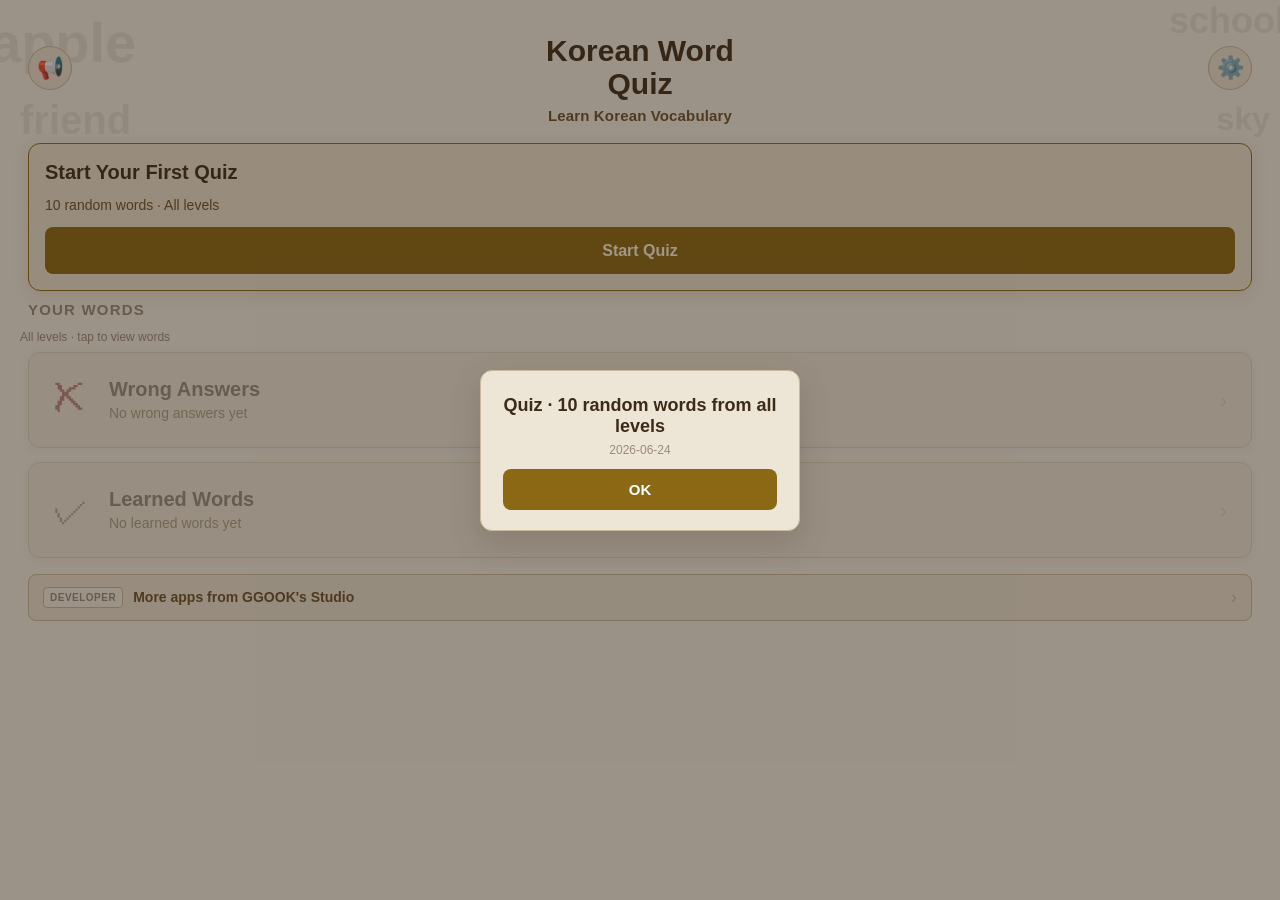
<file: index.html>
<!doctype html>
<html lang="ko">
  <head>
    <meta charset="UTF-8" />
    <meta
      name="viewport"
      content="width=device-width, initial-scale=1.0, maximum-scale=1.0, user-scalable=no"
    />
    <title>Korean Word Quiz</title>
    <link rel="stylesheet" href="./css/base.css?v=20260624-3" />
    <style>
      :root {
        --bg: #f5f0e8;
        --card-bg: #ede5d5;
        --border: #c9b99a;
        --gold: #8b6914;
        --text-primary: #3d2b1a;
        --text-secondary: #6b4f2a;
        --text-muted: #9b8b7a;
        --radius: 12px;
        --radius-sm: 8px;
        --shadow-soft: 0 2px 10px rgba(61, 43, 26, 0.08);
        --shadow-hero: 0 4px 16px rgba(139, 105, 20, 0.14);
      }

      body.home-page {
        min-height: 100dvh;
        overflow-y: auto;
        -webkit-overflow-scrolling: touch;
        padding-bottom: 20px;
        background: var(--bg, #f5f0e8);
        color: var(--text-primary, #3d2b1a);
      }
      .header {
        padding: 4px 20px 10px;
        text-align: center;
        position: relative;
        overflow: hidden;
      }
      .header-toolbar {
        position: relative;
        z-index: 2;
        display: grid;
        grid-template-columns: 40px 1fr 40px;
        align-items: center;
        gap: 8px;
      }
      .header-title-wrap {
        min-width: 0;
        text-align: center;
        position: relative;
        z-index: 2;
        padding-top: 1.25rem;
      }
      .header-icon-btn {
        display: flex;
        align-items: center;
        justify-content: center;
        width: 40px;
        height: 40px;
        border-radius: 50%;
        border: 1.5px solid var(--border);
        background: var(--card-bg);
        font-size: 20px;
        line-height: 1;
        text-decoration: none;
        cursor: pointer;
        transition:
          transform 0.1s,
          background 0.15s;
        -webkit-tap-highlight-color: transparent;
      }
      .header-icon-btn:active {
        transform: scale(0.94);
        background: var(--bg);
      }
      .notice-popup-overlay {
        position: fixed;
        inset: 0;
        z-index: 9999;
        display: flex;
        align-items: center;
        justify-content: center;
        padding: 20px;
        box-sizing: border-box;
        background: rgba(45, 32, 18, 0.45);
      }
      .notice-popup-card {
        width: 100%;
        max-width: 320px;
        padding: 24px 22px 20px;
        border-radius: var(--radius);
        border: 1px solid var(--border);
        background: var(--card-bg);
        text-align: center;
        box-shadow: 0 12px 32px rgba(61, 43, 26, 0.18);
      }
      .notice-popup-title {
        font-size: 18px;
        font-weight: 700;
        color: var(--text-primary);
        margin: 0 0 6px;
      }
      .notice-popup-date {
        font-size: 12px;
        color: var(--text-muted);
        margin: 0 0 12px;
      }
      .notice-popup-message {
        font-size: 14px;
        color: var(--text-secondary);
        line-height: 1.6;
        margin: 0 0 20px;
        white-space: pre-line;
        text-align: left;
      }
      .notice-popup-btn {
        width: 100%;
        border: none;
        border-radius: var(--radius-sm);
        background: var(--gold);
        color: #fff;
        font-size: 15px;
        font-weight: 600;
        padding: 12px 16px;
        cursor: pointer;
      }
      .notice-popup-btn:active {
        opacity: 0.9;
      }
      .header-decoration {
        position: absolute;
        top: 0;
        left: 0;
        right: 0;
        bottom: 0;
        pointer-events: none;
        overflow: hidden;
      }
      .deco-word {
        position: absolute;
        font-size: 48px;
        font-weight: 700;
        color: var(--text-primary);
        opacity: 0.08;
        white-space: nowrap;
      }
      .app-title {
        font-size: 28px;
        font-weight: 700;
        color: var(--text-primary);
        line-height: 1.1;
      }
      .app-subtitle {
        display: block;
        font-size: 14px;
        font-weight: 600;
        color: var(--text-secondary);
        margin-top: 6px;
        line-height: 1.35;
        letter-spacing: 0.01em;
      }
      .home-content {
        display: flex;
        flex-direction: column;
        gap: 14px;
        padding: 0 20px 10px;
      }
      .home-card {
        border: 1px solid var(--border, #c9b99a);
        border-radius: var(--radius, 12px);
        background: var(--card-bg, #ede5d5);
        padding: 16px;
        display: flex;
        flex-direction: column;
        gap: 10px;
        box-shadow: var(--shadow-soft);
        box-sizing: border-box;
        width: 100%;
      }
      .hero-card {
        border-color: var(--gold, #8b6914);
        background: linear-gradient(180deg, #f0e6d2 0%, #ede5d5 100%);
        box-shadow: var(--shadow-hero);
      }
      .hero-title {
        font-size: 18px;
        font-weight: 700;
        color: var(--text-primary, #3d2b1a);
        line-height: 1.25;
      }
      .mission-title {
        font-size: 14px;
        font-weight: 700;
        color: var(--text-primary, #3d2b1a);
        line-height: 1.3;
        letter-spacing: 0.02em;
        text-transform: uppercase;
      }
      .mission-meta,
      .hero-desc {
        font-size: 13px;
        color: var(--text-secondary, #6b4f2a);
        line-height: 1.45;
      }
      .mission-progress {
        font-size: 13px;
        font-weight: 600;
        color: var(--text-primary, #3d2b1a);
      }
      .progress-track {
        width: 100%;
        height: 6px;
        border-radius: 999px;
        background: rgba(61, 43, 26, 0.08);
        overflow: hidden;
      }
      .progress-fill {
        height: 100%;
        width: 0%;
        border-radius: 999px;
        background: var(--gold, #8b6914);
        transition: width 0.2s ease;
      }
      .home-btn {
        display: block;
        width: 100%;
        box-sizing: border-box;
        margin-top: 2px;
        padding: 14px 16px;
        border: none;
        border-radius: var(--radius-sm, 8px);
        background: var(--gold, #8b6914);
        color: #fff8e7;
        font-size: 16px;
        font-weight: 600;
        font-family: inherit;
        text-align: center;
        cursor: pointer;
        -webkit-appearance: none;
        appearance: none;
        -webkit-tap-highlight-color: transparent;
        text-decoration: none;
        line-height: 1.2;
      }
      .home-btn:active:not(:disabled) {
        opacity: 0.92;
        transform: scale(0.99);
      }
      .home-btn:disabled {
        opacity: 0.55;
        cursor: default;
      }
      .home-btn.secondary {
        background: transparent;
        color: var(--text-secondary, #6b4f2a);
        border: 1.5px solid var(--border, #c9b99a);
      }
      .section-label {
        font-size: 13px;
        font-weight: 600;
        color: var(--text-muted);
        letter-spacing: 0.08em;
        text-transform: uppercase;
        padding: 4px 20px 2px;
      }
      .level-list {
        display: flex;
        flex-direction: column;
        gap: 12px;
        padding: 0 20px 12px;
      }
      .studio-promo-wrap {
        padding: 4px 20px 20px;
        margin-bottom: 8px;
      }
      .studio-promo-link {
        display: flex;
        align-items: center;
        gap: 10px;
        width: 100%;
        padding: 12px 14px;
        border: 1px solid var(--border);
        border-radius: var(--radius-sm);
        background: var(--card-bg);
        text-decoration: none;
        color: inherit;
        box-sizing: border-box;
        -webkit-tap-highlight-color: transparent;
      }
      .studio-promo-link:active {
        background: var(--bg);
      }
      .studio-promo-badge {
        flex-shrink: 0;
        font-size: 10px;
        font-weight: 700;
        letter-spacing: 0.05em;
        text-transform: uppercase;
        color: var(--text-muted);
        padding: 4px 6px;
        border-radius: 4px;
        border: 1px solid var(--border);
        background: var(--bg);
      }
      .studio-promo-text {
        flex: 1;
        font-size: 14px;
        font-weight: 600;
        color: var(--text-secondary);
        line-height: 1.3;
      }
      .studio-promo-arrow {
        font-size: 18px;
        color: var(--border);
        flex-shrink: 0;
      }
      .level-card {
        display: flex;
        align-items: center;
        gap: 16px;
        min-height: 84px;
        padding: 14px 18px;
        cursor: pointer;
        text-align: left;
        width: 100%;
        background: var(--card-bg, #ede5d5);
        border: 1px solid var(--border, #c9b99a);
        border-radius: var(--radius, 12px);
        box-shadow: var(--shadow-soft);
        transition: transform 0.1s;
        -webkit-appearance: none;
        appearance: none;
        font-family: inherit;
        color: inherit;
        text-decoration: none;
        box-sizing: border-box;
      }
      .level-card.is-disabled {
        opacity: 0.5;
        pointer-events: none;
      }
      .review-wrong .level-icon {
        color: var(--wrong-text, #8b2020);
      }
      .review-learned .level-icon {
        color: var(--correct-text, #5c7a3e);
      }
      .level-icon {
        font-size: 28px;
        flex-shrink: 0;
      }
      .level-info {
        flex: 1;
        min-width: 0;
      }
      .level-name {
        font-size: 17px;
        font-weight: 700;
        color: var(--text-primary, #3d2b1a);
      }
      .level-desc {
        font-size: 13px;
        color: var(--text-secondary, #6b4f2a);
        margin-top: 3px;
        line-height: 1.35;
      }
      .level-sub {
        font-size: 12px;
        color: var(--text-muted, #9b8b7a);
        margin-top: 2px;
        line-height: 1.35;
      }
      .level-arrow {
        font-size: 20px;
        color: var(--border, #c9b99a);
        flex-shrink: 0;
      }
      @media (min-width: 520px) {
        .header {
          padding: 10px 28px 16px;
        }
        .header-toolbar {
          grid-template-columns: 44px 1fr 44px;
          gap: 12px;
        }
        .header-title-wrap {
          padding-top: 1.35rem;
        }
        .header-icon-btn {
          width: 44px;
          height: 44px;
          font-size: 22px;
        }
        .app-title {
          font-size: 30px;
        }
        .app-subtitle {
          font-size: 15px;
        }
        .deco-word {
          font-size: 56px;
        }
        .section-label {
          font-size: 15px;
          padding: 0 28px 12px;
        }
        .level-list {
          gap: 14px;
          padding: 0 28px;
        }
        .level-card {
          min-height: 96px;
          padding: 16px 24px;
          gap: 20px;
        }
        .level-icon {
          font-size: 36px;
        }
        .level-name {
          font-size: 20px;
        }
        .level-desc {
          font-size: 14px;
        }
        .level-sub {
          font-size: 13px;
        }
        .hero-wrap,
        .mission-wrap {
          padding-left: 0;
          padding-right: 0;
        }
        .home-content {
          padding-left: 28px;
          padding-right: 28px;
        }
        .hero-title {
          font-size: 20px;
        }
        .hero-desc {
          font-size: 14px;
        }
        .level-list {
          padding-bottom: 12px;
        }
        .studio-promo-wrap {
          padding: 4px 28px 16px;
        }
      }
    </style>
    <script src="./js/app.js?v=20260624-9"></script>
  </head>
  <body class="home-page">
    <div class="header">
      <div class="header-decoration">
        <span class="deco-word" style="top: 10px; left: -10px">apple</span>
        <span class="deco-word" style="top: 0px; right: -5px; font-size: 36px"
          >school</span
        >
        <span class="deco-word" style="bottom: 0px; left: 20px; font-size: 40px"
          >friend</span
        >
        <span
          class="deco-word"
          style="bottom: 5px; right: 10px; font-size: 32px"
          >sky</span
        >
      </div>
      <div class="header-toolbar">
        <a
          href="notice.html"
          class="header-icon-btn"
          id="noticeLink"
          aria-label="Notice"
          title="Notice"
          >📢</a
        >
        <div class="header-title-wrap">
          <div class="app-title">Korean Word<br>Quiz</div>
          <div class="app-subtitle">Learn Korean Vocabulary</div>
        </div>
        <a
          href="settings.html"
          class="header-icon-btn"
          id="settingsLink"
          aria-label="Settings"
          title="Settings"
          >⚙️</a
        >
      </div>
    </div>

    <div class="home-content">
      <div class="home-card hero-card">
        <div class="hero-title" id="heroTitle">Start Your First Quiz</div>
        <div class="hero-desc" id="heroDesc">10 random words · All levels</div>
        <a
          class="home-btn"
          id="heroBtn"
          href="quiz.html?mode=random"
          >Start Quiz</a
        >
      </div>
    </div>

    <div class="section-label">Your Words</div>
    <p
      id="reviewLevelLabel"
      style="font-size: 12px; color: var(--text-muted); padding: 0 20px 8px; margin: 0"
    >
      All levels · tap to view words
    </p>

    <div class="level-list">
      <a class="level-card review-wrong is-disabled" id="reviewWrongLink" href="#">
        <span class="level-icon">✗</span>
        <div class="level-info">
          <div class="level-name">Wrong Answers</div>
          <div class="level-desc" id="reviewWrongMeta">No wrong answers yet</div>
        </div>
        <span class="level-arrow">›</span>
      </a>

      <a class="level-card review-learned is-disabled" id="reviewLearnedLink" href="#">
        <span class="level-icon">✓</span>
        <div class="level-info">
          <div class="level-name">Learned Words</div>
          <div class="level-desc" id="reviewLearnedMeta">No learned words yet</div>
        </div>
        <span class="level-arrow">›</span>
      </a>
    </div>

    <div class="studio-promo-wrap">
      <a class="studio-promo-link" id="moreAppsLink" href="more-apps.html">
        <span class="studio-promo-badge">Developer</span>
        <span class="studio-promo-text">More apps from GGOOK's Studio</span>
        <span class="studio-promo-arrow">›</span>
      </a>
    </div>

  </body>
</html>
</file>
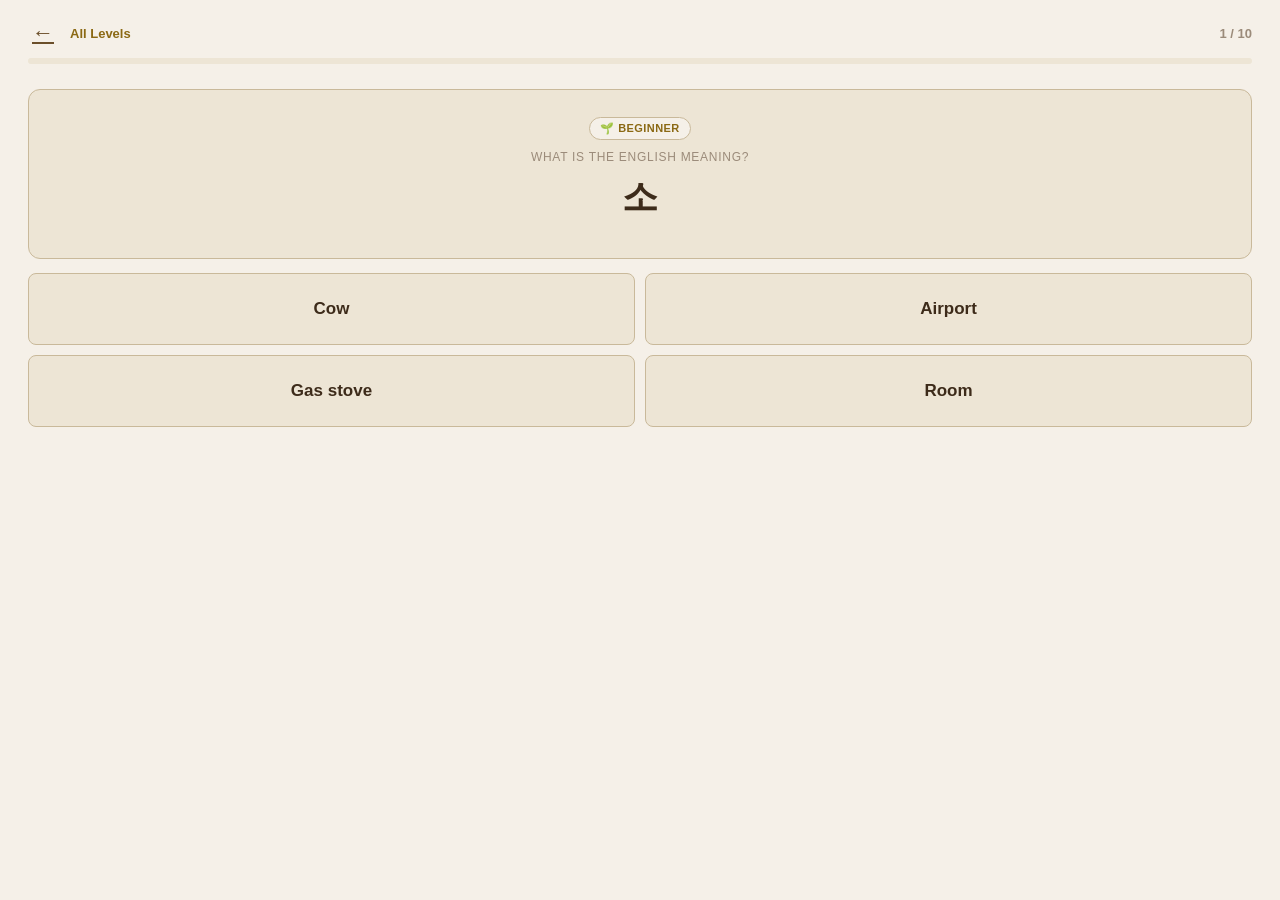
<file: daily3.html>
<!DOCTYPE html>
<html lang="en">
<head>
  <meta charset="UTF-8">
  <meta name="viewport" content="width=device-width, initial-scale=1.0, maximum-scale=1.0, user-scalable=no">
  <title>Daily 10 Redirect</title>
  <link rel="stylesheet" href="./css/base.css?v=20260603-3">
  <style>
    body {
      display: flex;
      min-height: 100dvh;
      align-items: center;
      justify-content: center;
      text-align: center;
      padding: 24px;
      color: var(--text-secondary);
    }
  </style>
</head>
<body>
  <div>Starting Daily 10...</div>
  <script>
    const params = new URLSearchParams(location.search);
    const levelFromQuery = params.get('level');
    const levelFromStorage = localStorage.getItem('home_daily_level');
    const level = levelFromQuery || levelFromStorage || 'beginner';
    const webVersion = params.get('v') || '20260603-3';

    sessionStorage.setItem('force_daily_quiz', '1');
    const target = new URL('quiz.html', location.href);
    target.searchParams.set('level', level);
    target.searchParams.set('mode', 'daily');
    target.searchParams.set('daily', '1');
    target.searchParams.set('count', '10');
    target.searchParams.set('source', 'home');
    target.searchParams.set('v', webVersion);
    location.replace(target.toString());
  </script>
</body>
</html>
</file>
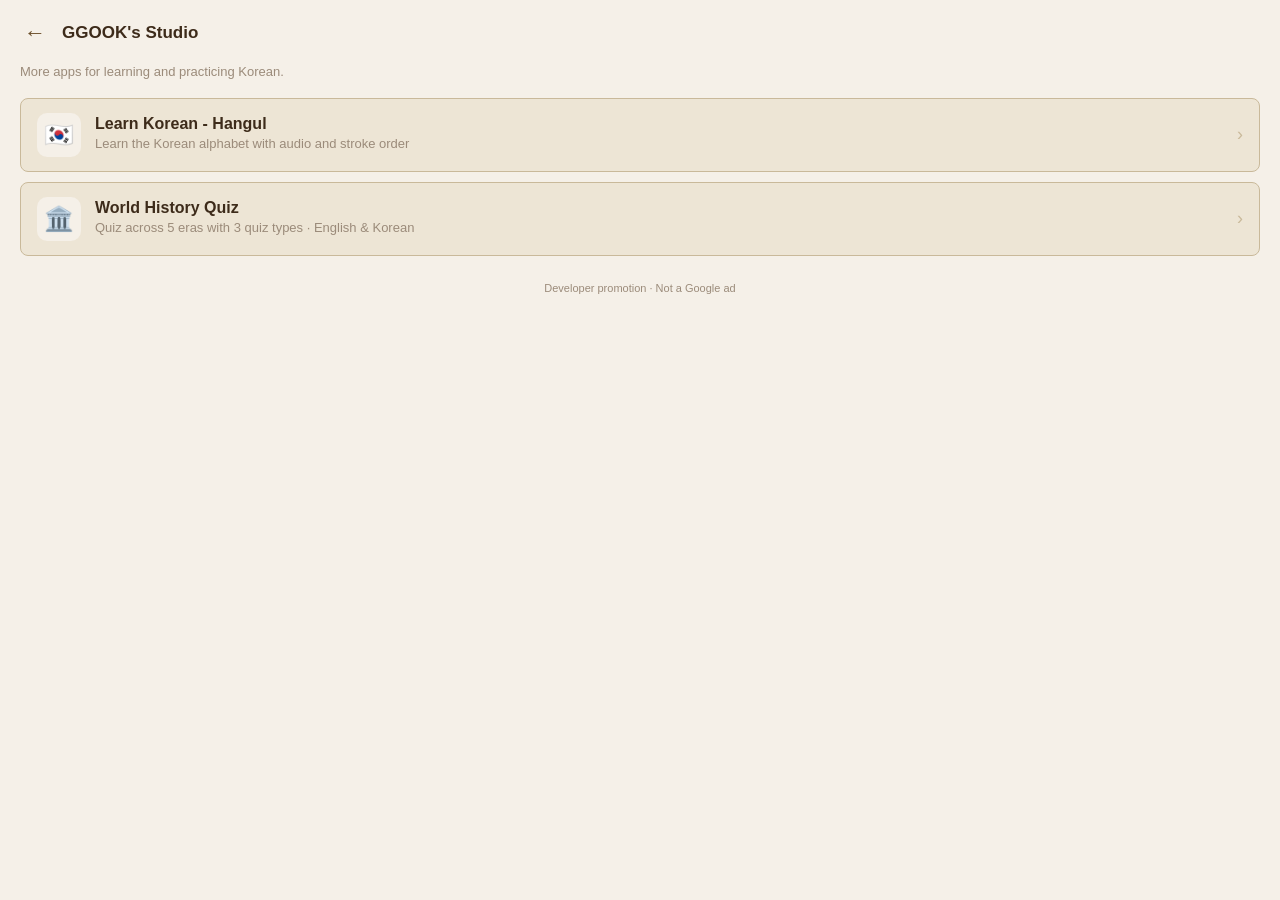
<file: more-apps.html>
<!DOCTYPE html>
<html lang="ko">
<head>
  <meta charset="UTF-8">
  <meta name="viewport" content="width=device-width, initial-scale=1.0, maximum-scale=1.0, user-scalable=no">
  <title>More Apps – Korean Word Quiz</title>
  <link rel="stylesheet" href="./css/base.css?v=20260603-5">
  <style>
    .top-bar {
      display: flex;
      align-items: center;
      gap: 12px;
      padding: 16px 20px 8px;
    }
    .back-btn {
      background: none;
      border: none;
      font-size: 22px;
      color: var(--text-secondary);
      cursor: pointer;
      padding: 4px;
      text-decoration: none;
    }
    .page-title {
      font-size: 17px;
      font-weight: 700;
      color: var(--text-primary);
      flex: 1;
    }
    .page-intro {
      font-size: 13px;
      color: var(--text-muted);
      line-height: 1.5;
      padding: 4px 20px 16px;
    }
    .app-list {
      display: flex;
      flex-direction: column;
      gap: 10px;
      padding: 0 20px 24px;
    }
    .app-card {
      display: flex;
      align-items: center;
      gap: 14px;
      width: 100%;
      padding: 14px 16px;
      border: 1px solid var(--border);
      border-radius: var(--radius-sm);
      background: var(--card-bg);
      cursor: pointer;
      text-align: left;
    }
    .app-card:active {
      transform: scale(0.99);
    }
    .app-icon {
      width: 44px;
      height: 44px;
      border-radius: 10px;
      background: var(--bg);
      display: flex;
      align-items: center;
      justify-content: center;
      font-size: 24px;
      flex-shrink: 0;
    }
    .app-info {
      flex: 1;
      min-width: 0;
    }
    .app-name {
      font-size: 16px;
      font-weight: 700;
      color: var(--text-primary);
    }
    .app-sub {
      font-size: 13px;
      color: var(--text-muted);
      margin-top: 2px;
      line-height: 1.4;
    }
    .app-arrow {
      font-size: 18px;
      color: var(--border);
      flex-shrink: 0;
    }
    .empty-text {
      margin: 8px 20px 24px;
      padding: 20px 16px;
      text-align: center;
      color: var(--text-muted);
      font-size: 13px;
      line-height: 1.6;
      border: 1px dashed var(--border);
      border-radius: var(--radius-sm);
      background: var(--card-bg);
    }
    .developer-note {
      font-size: 11px;
      color: var(--text-muted);
      text-align: center;
      padding: 0 20px 20px;
      line-height: 1.5;
    }
  </style>
  <script src="./js/app.js?v=20260624-8"></script>
</head>
<body>
  <div class="top-bar">
    <a class="back-btn" id="backBtn" href="index.html">←</a>
    <div class="page-title" id="pageTitle">More Apps</div>
  </div>
  <p class="page-intro" id="pageIntro"></p>

  <div class="app-list" id="appList"></div>
  <div class="empty-text" id="emptyText" style="display:none;">No other apps listed yet.</div>
  <p class="developer-note">Developer promotion · Not a Google ad</p>

  <script>
    const WEB_VERSION =
      new URLSearchParams(window.location.search).get('v') || '20260624-8';
    const CURRENT_PACKAGE_ID = 'com.kysystemstudio.hangulchallenge';

    const backUrl = new URL('index.html', location.href);
    backUrl.searchParams.set('v', WEB_VERSION);
    document.getElementById('backBtn').href = backUrl.toString();

    function renderAppCard(app) {
      const btn = document.createElement('button');
      btn.type = 'button';
      btn.className = 'app-card';
      btn.innerHTML = `
        <span class="app-icon">${app.icon || '📱'}</span>
        <span class="app-info">
          <div class="app-name">${app.name || 'App'}</div>
          <div class="app-sub">${app.subtitle || ''}</div>
        </span>
        <span class="app-arrow">›</span>
      `;
      btn.addEventListener('click', () => openListedApp(app));
      return btn;
    }

    async function openListedApp(app) {
      if (!app?.packageId) return;
      trackEvent('more_app_opened');
      await openPlayStoreUrl(buildPlayStoreUrl(app.packageId));
    }

    async function loadMoreAppsPage() {
      try {
        const data = await fetchBundledJson('more-apps.json', WEB_VERSION);
        const studioName = data.studioName || "GGOOK's Studio";
        document.getElementById('pageTitle').textContent = studioName;
        document.getElementById('pageIntro').textContent =
          data.intro || 'Check out our other apps on Google Play.';

        const apps = (Array.isArray(data.apps) ? data.apps : []).filter(
          app =>
            app &&
            app.active !== false &&
            app.packageId &&
            app.packageId !== CURRENT_PACKAGE_ID
        );

        const list = document.getElementById('appList');
        const empty = document.getElementById('emptyText');
        list.innerHTML = '';

        if (!apps.length) {
          empty.style.display = 'block';
          return;
        }

        empty.style.display = 'none';
        apps.forEach(app => list.appendChild(renderAppCard(app)));
      } catch (e) {
        document.getElementById('emptyText').textContent = 'Failed to load app list.';
        document.getElementById('emptyText').style.display = 'block';
      }
    }

    loadMoreAppsPage();
  </script>
</body>
</html>
</file>
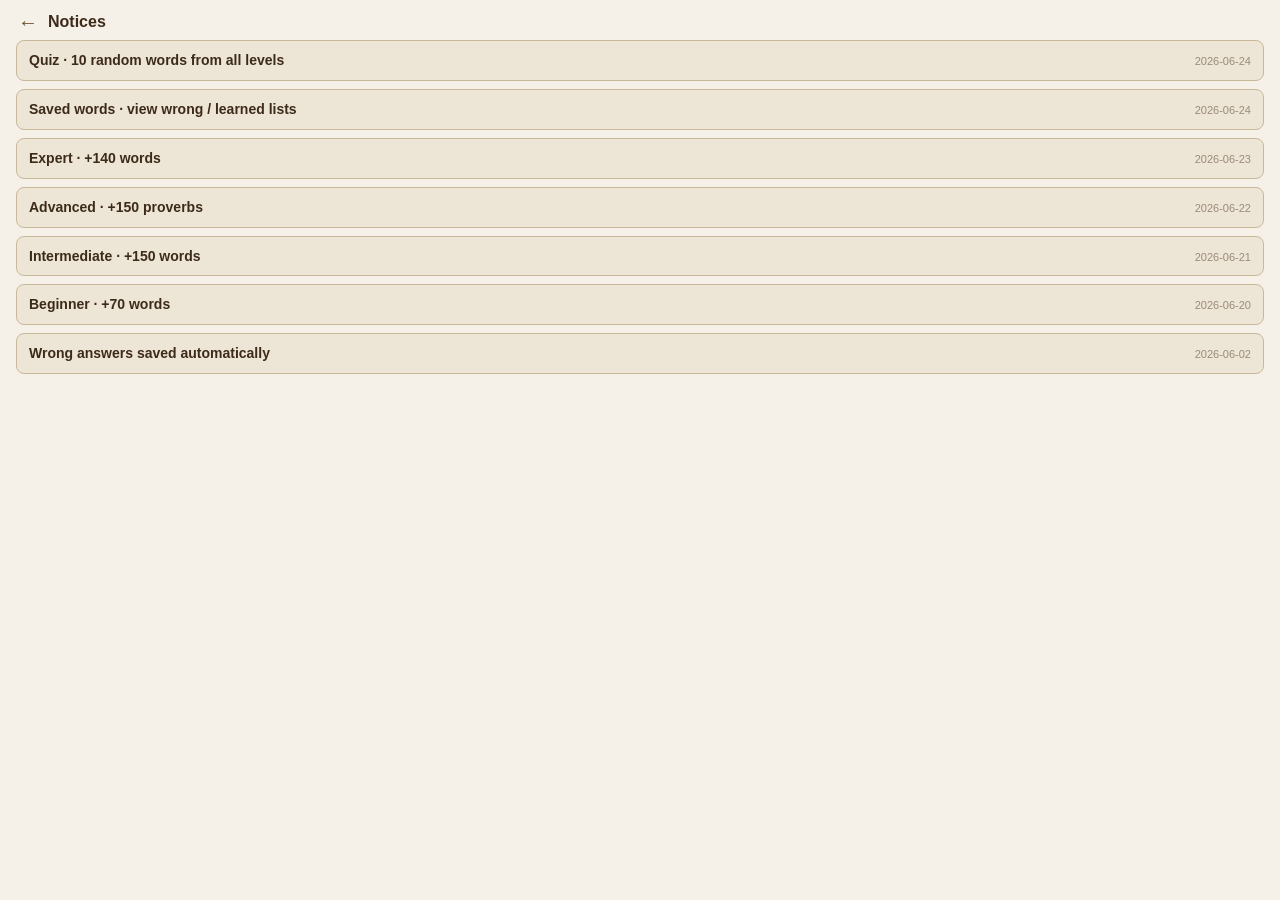
<file: notice.html>
<!DOCTYPE html>
<html lang="ko">
<head>
  <meta charset="UTF-8">
  <meta name="viewport" content="width=device-width, initial-scale=1.0, maximum-scale=1.0, user-scalable=no">
  <title>Notice – Korean Word Quiz</title>
  <link rel="stylesheet" href="./css/base.css?v=20260624-9">
  <style>
    body.notice-page {
      padding-bottom: 8px;
    }
    .top-bar {
      display: flex;
      align-items: center;
      gap: 8px;
      padding: 10px 16px 6px;
    }
    .back-btn {
      background: none;
      border: none;
      font-size: 20px;
      color: var(--text-secondary);
      cursor: pointer;
      padding: 2px;
      text-decoration: none;
      line-height: 1;
    }
    .page-title {
      font-size: 16px;
      font-weight: 700;
      color: var(--text-primary);
      flex: 1;
    }
    .notice-list {
      display: flex;
      flex-direction: column;
      gap: 8px;
      padding: 0 16px 12px;
    }
    .notice-item {
      display: flex;
      align-items: baseline;
      justify-content: space-between;
      gap: 12px;
      border: 1px solid var(--border);
      border-radius: var(--radius-sm);
      background: var(--card-bg);
      padding: 10px 12px;
    }
    .notice-title {
      font-size: 14px;
      font-weight: 600;
      color: var(--text-primary);
      line-height: 1.35;
      flex: 1;
      min-width: 0;
    }
    .notice-date {
      font-size: 11px;
      color: var(--text-muted);
      flex-shrink: 0;
      white-space: nowrap;
    }
    .empty-text {
      margin: 8px 16px 12px;
      text-align: center;
      color: var(--text-muted);
      font-size: 13px;
    }
  </style>
  <script src="./js/app.js?v=20260624-9"></script>
</head>
<body class="notice-page">
  <div class="top-bar">
    <a class="back-btn" id="backBtn" href="index.html">←</a>
    <div class="page-title">Notices</div>
  </div>

  <div class="notice-list" id="noticeList"></div>
  <div class="empty-text" id="emptyText" style="display:none;">No notices available yet.</div>

  <script>
    const WEB_VERSION =
      new URLSearchParams(window.location.search).get('v') || '20260624-9';

    const backUrl = new URL('index.html', location.href);
    backUrl.searchParams.set('v', WEB_VERSION);
    document.getElementById('backBtn').href = backUrl.toString();

    function renderNoticeItem(item) {
      const el = document.createElement('article');
      el.className = 'notice-item';
      el.innerHTML = `
        <div class="notice-title">${formatNoticeSummary(item)}</div>
        <div class="notice-date">${item.date || '-'}</div>
      `;
      return el;
    }

    async function loadNoticePage() {
      try {
        const data = await fetchBundledJson('notice.json', WEB_VERSION);
        const list = document.getElementById('noticeList');

        const notices = getActiveNotices(data).sort((a, b) => {
          const byDate = (b.date || '').localeCompare(a.date || '');
          if (byDate !== 0) return byDate;
          return (parseInt(b.revision, 10) || 1) - (parseInt(a.revision, 10) || 1);
        });

        if (!notices.length) {
          document.getElementById('emptyText').style.display = 'block';
          return;
        }

        notices.forEach(item => list.appendChild(renderNoticeItem(item)));
      } catch (e) {
        document.getElementById('emptyText').textContent = 'Failed to load notices.';
        document.getElementById('emptyText').style.display = 'block';
      }
    }

    loadNoticePage();
  </script>
</body>
</html>
</file>
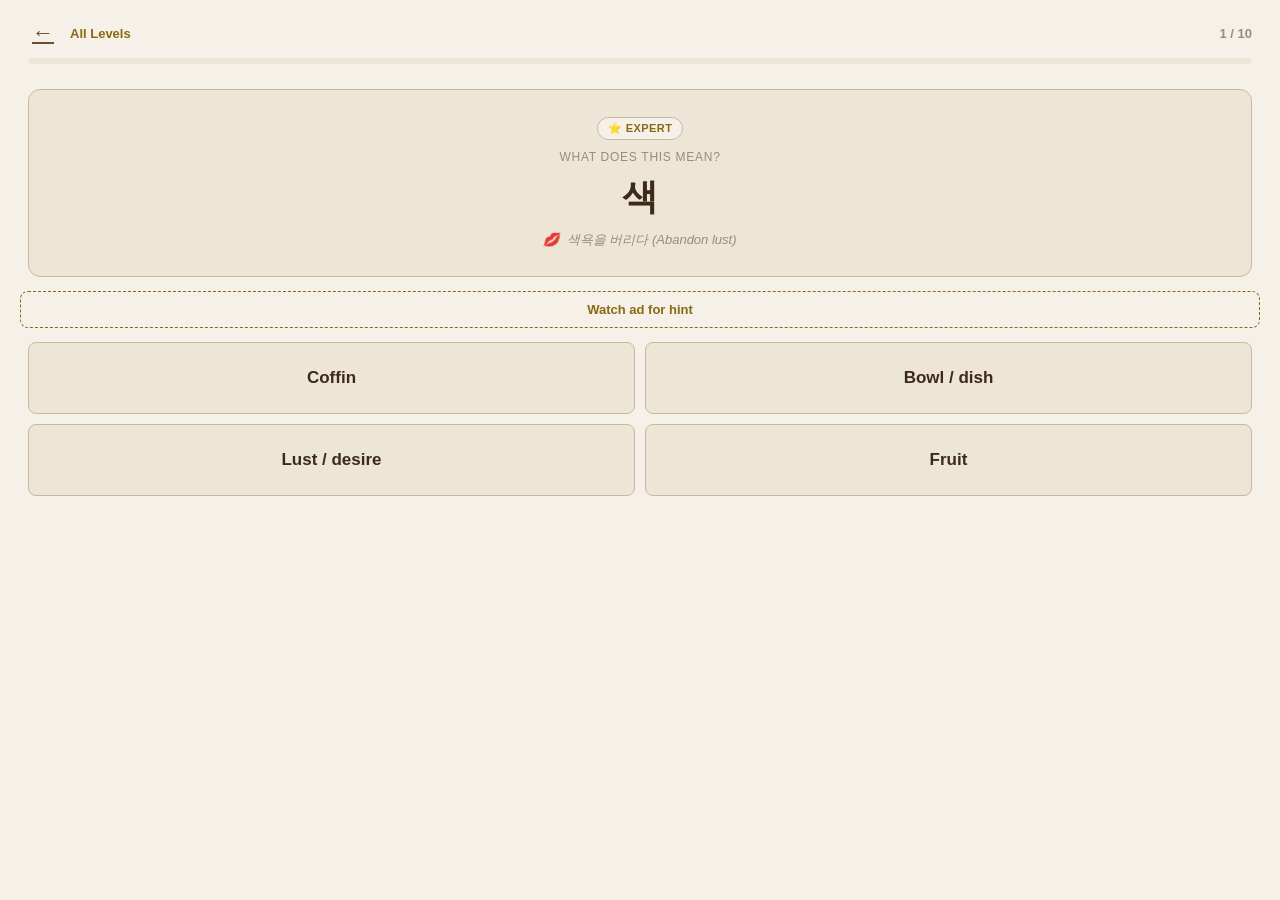
<file: quiz.html>
<!DOCTYPE html>
<html lang="ko">
<head>
  <meta charset="UTF-8">
  <meta name="viewport" content="width=device-width, initial-scale=1.0, maximum-scale=1.0, user-scalable=no">
  <title>Quiz – Korean Word Quiz</title>
  <link rel="stylesheet" href="./css/base.css?v=20260624-5" />
  <style>
    :root {
      --bg: #f5f0e8;
      --card-bg: #ede5d5;
      --border: #c9b99a;
      --gold: #8b6914;
      --text-primary: #3d2b1a;
      --text-secondary: #6b4f2a;
      --text-muted: #9b8b7a;
      --correct-bg: #eaf0e0;
      --correct-text: #5c7a3e;
      --wrong-bg: #f5e0e0;
      --wrong-text: #8b2020;
      --radius: 12px;
      --radius-sm: 8px;
    }
    body.quiz-page {
      display: flex;
      flex-direction: column;
      height: 100%;
      min-height: 100dvh;
      max-width: 100%;
      padding-bottom: 0;
    }
    .quiz-header {
      flex-shrink: 0;
    }
    .quiz-main {
      flex: 1;
      display: flex;
      flex-direction: column;
      min-height: 0;
      justify-content: flex-start;
    }
    .quiz-center {
      flex: 1;
      display: flex;
      flex-direction: column;
      justify-content: flex-start;
      gap: clamp(8px, 1.6vh, 14px);
      padding: clamp(2px, 1vh, 10px) 0 10px;
    }
    .quiz-bottom {
      flex-shrink: 0;
      margin-top: auto;
      padding-bottom: 12px;
    }
    .top-bar {
      display: flex;
      align-items: center;
      gap: 12px;
      padding: 16px 20px 8px;
    }
    .back-btn {
      background: none;
      border: none;
      font-size: 22px;
      color: var(--text-secondary);
      cursor: pointer;
      padding: 4px;
      flex-shrink: 0;
    }
    .level-badge {
      font-size: 13px;
      font-weight: 600;
      color: var(--gold);
      text-transform: capitalize;
      flex: 1;
    }
    .progress-text {
      font-size: 13px;
      color: var(--text-muted);
      font-weight: 600;
    }
    .progress-bar-wrap {
      padding: 0 20px 16px;
    }
    .progress-bar-bg {
      background: var(--card-bg);
      border-radius: 99px;
      height: 6px;
      overflow: hidden;
    }
    .progress-bar-fill {
      height: 100%;
      background: var(--gold);
      border-radius: 99px;
      transition: width 0.3s ease;
    }
    .question-card {
      margin: 0 20px;
      padding: clamp(18px, 3vh, 28px) 20px;
      text-align: center;
      min-height: clamp(110px, 19vh, 140px);
      display: flex;
      flex-direction: column;
      align-items: center;
      justify-content: center;
      gap: 10px;
    }
    .question-level-tag {
      display: inline-block;
      font-size: 11px;
      font-weight: 700;
      color: var(--gold);
      letter-spacing: 0.04em;
      text-transform: uppercase;
      padding: 4px 10px;
      border-radius: 999px;
      border: 1px solid var(--border);
      background: var(--bg);
    }
    .question-type-label {
      font-size: 12px;
      color: var(--text-muted);
      letter-spacing: 0.06em;
      text-transform: uppercase;
    }
    .question-word {
      font-size: 30px;
      font-weight: 700;
      color: var(--text-primary);
      line-height: 1.3;
    }
    .question-word.small {
      font-size: 22px;
    }
    .question-hint {
      font-size: 13px;
      color: var(--text-muted);
      font-style: italic;
    }
    .hint-reward-wrap {
      margin: 0 20px;
      display: none;
    }
    .hint-reward-btn {
      width: 100%;
      border: 1.5px dashed var(--gold);
      border-radius: var(--radius-sm);
      background: transparent;
      color: var(--gold);
      font-size: 13px;
      font-weight: 600;
      padding: 10px 12px;
      cursor: pointer;
    }
    .hint-reward-btn:disabled {
      opacity: 0.5;
      cursor: not-allowed;
    }
    .hint-reward-panel {
      margin-top: 8px;
      padding: 10px 12px;
      border-radius: var(--radius-sm);
      border: 1px solid var(--border);
      background: var(--card-bg);
      font-size: 13px;
      color: var(--text-secondary);
      line-height: 1.5;
      text-align: left;
    }

    /* Multiple-choice grid */
    .choices-grid {
      display: grid;
      grid-template-columns: 1fr 1fr;
      gap: 10px;
      padding: 0 20px;
    }
    .choice-btn {
      background: var(--card-bg);
      border: 1.5px solid var(--border);
      border-radius: var(--radius-sm);
      padding: clamp(12px, 1.8vh, 16px) 10px;
      font-size: 15px;
      font-weight: 600;
      color: var(--text-primary);
      cursor: pointer;
      text-align: center;
      transition: background 0.2s, border-color 0.2s, color 0.2s;
      min-height: clamp(52px, 8vh, 60px);
      display: flex;
      align-items: center;
      justify-content: center;
      line-height: 1.3;
    }
    .choice-btn.correct {
      background: var(--correct-bg);
      border-color: var(--correct-text);
      color: var(--correct-text);
    }
    .choice-btn.wrong {
      background: var(--wrong-bg);
      border-color: var(--wrong-text);
      color: var(--wrong-text);
    }
    .choice-btn:disabled {
      cursor: default;
    }

    /* Feedback */
    .feedback-box {
      margin: 16px 20px 0;
      padding: 14px 16px;
      border-radius: var(--radius-sm);
      font-size: 14px;
      display: none;
      line-height: 1.6;
    }
    .feedback-box.show {
      display: block;
    }
    .feedback-box.correct {
      background: var(--correct-bg);
      color: var(--correct-text);
    }
    .feedback-box.wrong {
      background: var(--wrong-bg);
      color: var(--wrong-text);
    }
    .feedback-title {
      font-weight: 700;
      font-size: 15px;
      margin-bottom: 6px;
    }
    .streak-badge {
      margin: 0 20px 8px;
      text-align: center;
      font-size: 13px;
      font-weight: 600;
      color: var(--gold);
      min-height: 20px;
    }
    .next-btn-wrap {
      padding: 8px 20px 0;
      display: none;
    }
    .next-btn-wrap.show {
      display: block;
    }

    /* Expert-level hint card */
    .expert-usage-label {
      font-size: 11px;
      color: var(--text-muted);
      background: var(--bg);
      border-radius: 4px;
      padding: 2px 8px;
    }

    @media (max-height: 760px) {
      .top-bar {
        padding-top: 12px;
      }
      .progress-bar-wrap {
        padding-bottom: 10px;
      }
      .question-word {
        font-size: 26px;
      }
      .question-word.small {
        font-size: 20px;
      }
    }

    @media (min-width: 520px) {
      .question-word {
        font-size: 36px;
      }
      .question-word.small {
        font-size: 26px;
      }
      .choice-btn {
        font-size: 17px;
        min-height: 72px;
        padding: 18px 12px;
      }
      .top-bar,
      .progress-bar-wrap,
      .choices-grid {
        padding-left: 28px;
        padding-right: 28px;
      }
      .question-card {
        margin-left: 28px;
        margin-right: 28px;
        min-height: 160px;
      }
    }
  </style>
  <script src="./js/app.js?v=20260624-9"></script>
</head>
<body class="quiz-page">
  <header class="quiz-header">
    <div class="top-bar">
      <a class="back-btn" id="backBtn" href="index.html">←</a>
      <span class="level-badge" id="levelBadge"></span>
      <span class="progress-text" id="progressText">1 / 10</span>
    </div>

    <div class="progress-bar-wrap">
      <div class="progress-bar-bg">
        <div class="progress-bar-fill" id="progressFill" style="width:0%"></div>
      </div>
    </div>
  </header>

  <main class="quiz-main">
    <div class="quiz-center">
      <div class="card question-card">
        <div class="question-level-tag" id="questionLevelTag"></div>
        <div class="question-type-label" id="questionTypeLabel"></div>
        <div class="question-word" id="questionWord"></div>
        <div class="question-hint" id="questionSubHint"></div>
      </div>

      <div class="hint-reward-wrap" id="hintRewardWrap">
        <button type="button" class="hint-reward-btn" id="hintRewardBtn">Watch ad for hint</button>
        <div class="hint-reward-panel" id="hintRewardPanel" style="display:none;"></div>
      </div>

      <div class="choices-grid" id="choicesGrid"></div>
    </div>

    <div class="quiz-bottom">
      <div class="streak-badge" id="streakBadge"></div>

      <div class="feedback-box" id="feedbackBox">
        <div class="feedback-title" id="feedbackTitle"></div>
        <div id="feedbackHint"></div>
      </div>

      <div class="next-btn-wrap" id="nextBtnWrap">
        <button class="btn-primary" id="nextBtn">Next →</button>
      </div>
    </div>
  </main>

  <script>
    (function bootQuizPage() {
      const WEB_VERSION =
        new URLSearchParams(window.location.search).get('v') || '20260624-10';

      function showQuizError(message) {
        const grid = document.getElementById('choicesGrid');
        if (grid) grid.style.display = 'none';
        const typeLabel = document.getElementById('questionTypeLabel');
        const wordEl = document.getElementById('questionWord');
        const subHint = document.getElementById('questionSubHint');
        if (typeLabel) typeLabel.textContent = 'Failed to load quiz';
        if (wordEl) {
          wordEl.textContent = message;
          wordEl.className = 'question-word small';
        }
        if (subHint) subHint.textContent = '';
        const fb = document.getElementById('feedbackBox');
        const title = document.getElementById('feedbackTitle');
        const hint = document.getElementById('feedbackHint');
        const nextWrap = document.getElementById('nextBtnWrap');
        if (fb) fb.className = 'feedback-box wrong show';
        if (title) title.textContent = 'Error';
        if (hint) hint.textContent = 'Word data is empty or failed to load.';
        if (nextWrap) nextWrap.className = 'next-btn-wrap';
      }

      if (typeof resolveStageLevel !== 'function') {
        showQuizError('App script failed to load.');
        return;
      }

    const urlParams = new URLSearchParams(location.search);
    const mode = (urlParams.get('mode') || 'random').toLowerCase();
    const level = resolveStageLevel();
    const QUESTIONS_PER_QUIZ = 10;
    let TOTAL = QUESTIONS_PER_QUIZ;
    document.getElementById('progressText').textContent = `1 / ${TOTAL}`;

    const levelIcons = {
      beginner: '🌱',
      intermediate: '🌿',
      advanced: '🌳',
      expert: '⭐',
    };
    const levelNames = {
      beginner: 'Beginner',
      intermediate: 'Intermediate',
      advanced: 'Advanced',
      expert: 'Expert',
    };

    const backUrl = new URL('index.html', location.href);
    backUrl.searchParams.set('v', WEB_VERSION);
    document.getElementById('backBtn').href = backUrl.toString();
    document.getElementById('levelBadge').textContent = 'All Levels';

    loadAllWordPools(WEB_VERSION)
      .then(poolsByLevel => {
        try {
          initQuiz(poolsByLevel);
        } catch (e) {
          showQuizError(e && e.message ? e.message : String(e));
        }
      })
      .catch(() => showQuizError('Failed to load word data.'));

    function setQuestionLevelTag(wordLevel) {
      const el = document.getElementById('questionLevelTag');
      if (!el) return;
      const label = levelNames[wordLevel] || wordLevel;
      el.textContent = `${levelIcons[wordLevel] || ''} ${label}`.trim();
    }

    function initQuiz(poolsByLevel) {
      const fullPool = [];
      STAGE_LEVELS.forEach(lv => {
        (poolsByLevel[lv] || []).forEach(word => {
          fullPool.push({ ...word, _level: lv });
        });
      });

      if (!fullPool.length) {
        showQuizError('No word data found.');
        return;
      }

      const questions = shuffle([...fullPool]).slice(0, QUESTIONS_PER_QUIZ);
      TOTAL = questions.length;
      if (!TOTAL) {
        showQuizError('Failed to load questions.');
        return;
      }

      trackEvent('quiz_started');
      const streakSummary = updatePlayStreak();

      let current = 0;
      let score = 0;
      let correctCount = 0;
      let streak = 0;

      function getWordLevel(word) {
        return word?._level || level;
      }

      let hintUnlockedForQuestion = false;
      let hintRewardInFlight = false;
      let currentHintQuestion = null;

      function hideHintRewardUI() {
        const wrap = document.getElementById('hintRewardWrap');
        if (wrap) wrap.style.display = 'none';
      }

      function resetHintRewardState() {
        hintUnlockedForQuestion = false;
        hintRewardInFlight = false;
        currentHintQuestion = null;
        const panel = document.getElementById('hintRewardPanel');
        const btn = document.getElementById('hintRewardBtn');
        if (panel) {
          panel.style.display = 'none';
          panel.textContent = '';
        }
        if (btn) {
          btn.style.display = 'block';
          btn.disabled = false;
          btn.textContent = 'Watch ad for hint';
        }
      }

      function applyAdvancedHint(q) {
        const panel = document.getElementById('hintRewardPanel');
        const btn = document.getElementById('hintRewardBtn');
        if (!panel || !q?.hint) return;
        panel.textContent = `💡 ${q.hint}`;
        panel.style.display = 'block';
        if (btn) btn.style.display = 'none';
      }

      function applyExpertHint(q) {
        const panel = document.getElementById('hintRewardPanel');
        const btn = document.getElementById('hintRewardBtn');
        if (!panel || !Array.isArray(q?.meanings)) return;
        panel.textContent =
          'Possible meanings: ' +
          q.meanings.map(m => `${m.emoji} ${m.english}`).join(' · ');
        panel.style.display = 'block';
        if (btn) btn.style.display = 'none';
      }

      function setupHintRewardUI(q, levelKey) {
        const wrap = document.getElementById('hintRewardWrap');
        const btn = document.getElementById('hintRewardBtn');
        if (!wrap || !btn) return;

        if (levelKey !== 'advanced' && levelKey !== 'expert') {
          hideHintRewardUI();
          return;
        }

        currentHintQuestion = q;
        wrap.style.display = 'block';
        btn.style.display = hintUnlockedForQuestion ? 'none' : 'block';
        btn.disabled = hintRewardInFlight;

        if (hintUnlockedForQuestion) {
          if (levelKey === 'advanced') applyAdvancedHint(q);
          else applyExpertHint(q);
        }
      }

      async function onHintRewardClick() {
        if (hintUnlockedForQuestion || hintRewardInFlight || !currentHintQuestion) return;

        const btn = document.getElementById('hintRewardBtn');
        hintRewardInFlight = true;
        if (btn) {
          btn.disabled = true;
          btn.textContent = 'Loading ad...';
        }

        const result = await requestRewardedHint();
        hintRewardInFlight = false;

        if (result.rewarded) {
          hintUnlockedForQuestion = true;
          if (level === 'advanced') applyAdvancedHint(currentHintQuestion);
          else if (level === 'expert') applyExpertHint(currentHintQuestion);
          trackEvent('hint_rewarded');
          return;
        }

        if (btn) {
          btn.disabled = false;
          btn.textContent = 'Watch ad for hint';
        }
        alert('Ad is not available right now. Please try again later.');
      }

      document.getElementById('hintRewardBtn').addEventListener('click', onHintRewardClick);

      function lockHintRewardAfterAnswer() {
        const btn = document.getElementById('hintRewardBtn');
        if (btn) btn.disabled = true;
      }

      function shuffle(arr) {
        for (let i = arr.length - 1; i > 0; i--) {
          const j = Math.floor(Math.random() * (i + 1));
          [arr[i], arr[j]] = [arr[j], arr[i]];
        }
        return arr;
      }

      function resetUI() {
        document.getElementById('progressText').textContent = `${current + 1} / ${TOTAL}`;
        document.getElementById('progressFill').style.width = `${(current / TOTAL) * 100}%`;
        document.getElementById('feedbackBox').className = 'feedback-box';
        document.getElementById('nextBtnWrap').className = 'next-btn-wrap';
        document.getElementById('streakBadge').textContent = '';
        document.getElementById('questionSubHint').textContent = '';
        resetHintRewardState();
      }

      function showNextBtn() {
        document.getElementById('nextBtnWrap').className = 'next-btn-wrap show';
      }

      function markWrongWord(word) {
        const wordLevel = getWordLevel(word);
        const wordId = getWordId(word);
        addReviewWord(wordLevel, wordId);
        removeLearnedWord(wordLevel, wordId);
      }

      function markCorrectWord(word) {
        const wordLevel = getWordLevel(word);
        const wordId = getWordId(word);
        addLearnedWord(wordLevel, wordId);
        removeReviewWord(wordLevel, wordId);
      }

      function applyStreak() {
        let bonus = 0;
        if (streak >= 5) bonus = 10;
        else if (streak >= 3) bonus = 5;
        score += 10 + bonus;
        correctCount++;
        const streakEl = document.getElementById('streakBadge');
        if (streak >= 5) streakEl.textContent = `🔥 ${streak} streak! +10 bonus`;
        else if (streak >= 3) streakEl.textContent = `🔥 ${streak} streak! +5 bonus`;
      }

      function renderQuestion() {
        resetUI();
        const q = questions[current];

        if (!q) {
          showQuizError('Please check your quiz data.');
          return;
        }

        const wordLevel = getWordLevel(q);
        setQuestionLevelTag(wordLevel);

        if (wordLevel === 'advanced') {
          renderAdvanced(q, wordLevel);
          setupHintRewardUI(q, 'advanced');
        } else if (wordLevel === 'expert') {
          renderExpert(q, wordLevel);
          setupHintRewardUI(q, 'expert');
        } else {
          hideHintRewardUI();
          renderMCQ(q, wordLevel);
        }
      }

      function renderMCQ(q, wordLevel) {
        document.getElementById('choicesGrid').style.display = '';
        const quizDir = supportsQuizDirection(wordLevel)
          ? getQuizDirection(wordLevel)
          : 'KO_EN';
        const levelPool = poolsByLevel[wordLevel] || [];

        if (quizDir === 'KO_EN') {
          document.getElementById('questionTypeLabel').textContent = 'What is the English meaning?';
          document.getElementById('questionWord').textContent = q.korean;
          document.getElementById('questionWord').className = 'question-word';
          buildChoices(q, 'english', levelPool);
        } else {
          document.getElementById('questionTypeLabel').textContent = 'What is the Korean word?';
          document.getElementById('questionWord').textContent = q.english;
          document.getElementById('questionWord').className = 'question-word';
          buildChoices(q, 'korean', levelPool);
        }
      }

      function buildChoices(q, field, allWords) {
        const correct = q[field];
        const others = shuffle(
          allWords.filter(w => w[field] !== correct).map(w => w[field])
        ).slice(0, 3);
        const options = shuffle([correct, ...others]);

        const feedbackText = q.example || q.hint || '';
        const feedbackLabel = q.example ? 'Example' : (q.hint ? 'Hint' : '');

        const grid = document.getElementById('choicesGrid');
        grid.innerHTML = '';
        options.forEach(opt => {
          const btn = document.createElement('button');
          btn.className = 'choice-btn';
          btn.textContent = opt;
          btn.addEventListener('click', () => {
            handleMCQChoice(btn, opt, correct, feedbackText, feedbackLabel, q);
          });
          grid.appendChild(btn);
        });
      }

      function handleMCQChoice(btn, selected, correct, feedbackText, feedbackLabel, q) {
        document.querySelectorAll('.choice-btn').forEach(b => {
          b.disabled = true;
          if (b.textContent === correct) b.classList.add('correct');
        });

        const fb = document.getElementById('feedbackBox');
        const title = document.getElementById('feedbackTitle');
        const hintEl = document.getElementById('feedbackHint');

        if (selected === correct) {
          btn.classList.add('correct');
          streak++;
          applyStreak();
          markCorrectWord(q);
          fb.className = 'feedback-box correct show';
          title.textContent = '✓ Correct!';
          hintEl.textContent = feedbackText ? `${feedbackLabel}: ${feedbackText}` : '';
        } else {
          btn.classList.add('wrong');
          streak = 0;
          markWrongWord(q);
          fb.className = 'feedback-box wrong show';
          title.textContent = '✗ Wrong!';
          hintEl.textContent = `Correct: ${correct}${feedbackText ? ' · ' + feedbackLabel + ': ' + feedbackText : ''}`;
        }
        showNextBtn();
      }

      function renderAdvanced(q, wordLevel) {
        document.getElementById('choicesGrid').style.display = '';
        document.getElementById('questionTypeLabel').textContent = 'Which word best fits the blank?';
        document.getElementById('questionWord').textContent = q.korean;
        document.getElementById('questionWord').className = 'question-word small';
        document.getElementById('questionSubHint').textContent = q.english;

        const levelPool = poolsByLevel[wordLevel] || [];
        const others = shuffle(
          levelPool.filter(w => w.answer !== q.answer).map(w => w.answer)
        ).slice(0, 3);
        const options = shuffle([q.answer, ...others]);

        const grid = document.getElementById('choicesGrid');
        grid.innerHTML = '';
        options.forEach(opt => {
          const btn = document.createElement('button');
          btn.className = 'choice-btn';
          btn.textContent = opt;
          btn.addEventListener('click', () => handleAdvancedChoice(btn, opt, q));
          grid.appendChild(btn);
        });
      }

      function handleAdvancedChoice(btn, selected, q) {
        lockHintRewardAfterAnswer();
        document.querySelectorAll('.choice-btn').forEach(b => {
          b.disabled = true;
          if (b.textContent === q.answer) b.classList.add('correct');
        });

        const fb = document.getElementById('feedbackBox');
        const title = document.getElementById('feedbackTitle');
        const hintEl = document.getElementById('feedbackHint');
        const fullSentence = q.korean.replace('___', `【${q.answer}】`);

        if (selected === q.answer) {
          btn.classList.add('correct');
          streak++;
          applyStreak();
          markCorrectWord(q);
          fb.className = 'feedback-box correct show';
          title.textContent = '✓ Correct!';
          hintEl.innerHTML = `<strong>${fullSentence}</strong><br><em>${q.english}</em><br>💡 ${q.hint}`;
        } else {
          btn.classList.add('wrong');
          streak = 0;
          markWrongWord(q);
          fb.className = 'feedback-box wrong show';
          title.textContent = '✗ Wrong!';
          hintEl.innerHTML = `<strong>${fullSentence}</strong><br><em>${q.english}</em><br>💡 ${q.hint}`;
        }
        showNextBtn();
      }

      function renderExpert(q, wordLevel) {
        document.getElementById('choicesGrid').style.display = '';
        document.getElementById('questionTypeLabel').textContent = 'What does this mean?';
        document.getElementById('questionWord').textContent = q.korean;
        document.getElementById('questionWord').className = 'question-word';

        const targetIdx = Math.floor(Math.random() * q.meanings.length);
        const target = q.meanings[targetIdx];

        document.getElementById('questionSubHint').innerHTML =
          `${target.emoji}&nbsp;&nbsp;<em>${target.example}</em>`;

        const levelPool = poolsByLevel[wordLevel] || [];
        const allEnglish = levelPool.flatMap(w => w.meanings.map(m => m.english));
        const others = shuffle(
          allEnglish.filter(e => e !== target.english)
        ).slice(0, 3);
        const options = shuffle([target.english, ...others]);

        const grid = document.getElementById('choicesGrid');
        grid.innerHTML = '';
        options.forEach(opt => {
          const btn = document.createElement('button');
          btn.className = 'choice-btn';
          btn.textContent = opt;
          btn.addEventListener('click', () => handleExpertChoice(btn, opt, q, target));
          grid.appendChild(btn);
        });
      }

      function handleExpertChoice(btn, selected, q, target) {
        lockHintRewardAfterAnswer();
        document.querySelectorAll('.choice-btn').forEach(b => {
          b.disabled = true;
          if (b.textContent === target.english) b.classList.add('correct');
        });

        const fb = document.getElementById('feedbackBox');
        const title = document.getElementById('feedbackTitle');
        const hintEl = document.getElementById('feedbackHint');

        const allMeaningsHtml = q.meanings
          .map(m => `${m.emoji} <strong>${m.english}</strong> — <em>${m.example}</em>`)
          .join('<br>');

        if (selected === target.english) {
          btn.classList.add('correct');
          streak++;
          applyStreak();
          markCorrectWord(q);
          fb.className = 'feedback-box correct show';
          title.textContent = '✓ Correct!';
          hintEl.innerHTML =
            `All meanings of <strong>'${q.korean}'</strong>:<br>${allMeaningsHtml}`;
        } else {
          btn.classList.add('wrong');
          streak = 0;
          markWrongWord(q);
          fb.className = 'feedback-box wrong show';
          title.textContent = '✗ Wrong!';
          hintEl.innerHTML =
            `Correct: <strong>${target.english}</strong><br>` +
            `All meanings of <strong>'${q.korean}'</strong>:<br>${allMeaningsHtml}`;
        }
        showNextBtn();
      }

      document.getElementById('nextBtn').addEventListener('click', () => {
        current++;
        if (current >= TOTAL) {
          const queryParams = {
            mode: 'random',
            score: String(score),
            correct: String(correctCount),
            totalQuestions: String(TOTAL),
            streakCurrent: String(streakSummary.current),
            v: WEB_VERSION,
          };
          location.href = `result.html?${new URLSearchParams(queryParams).toString()}`;
        } else {
          renderQuestion();
        }
      });

      renderQuestion();
    }
    })();
  </script>
</body>
</html>
</file>
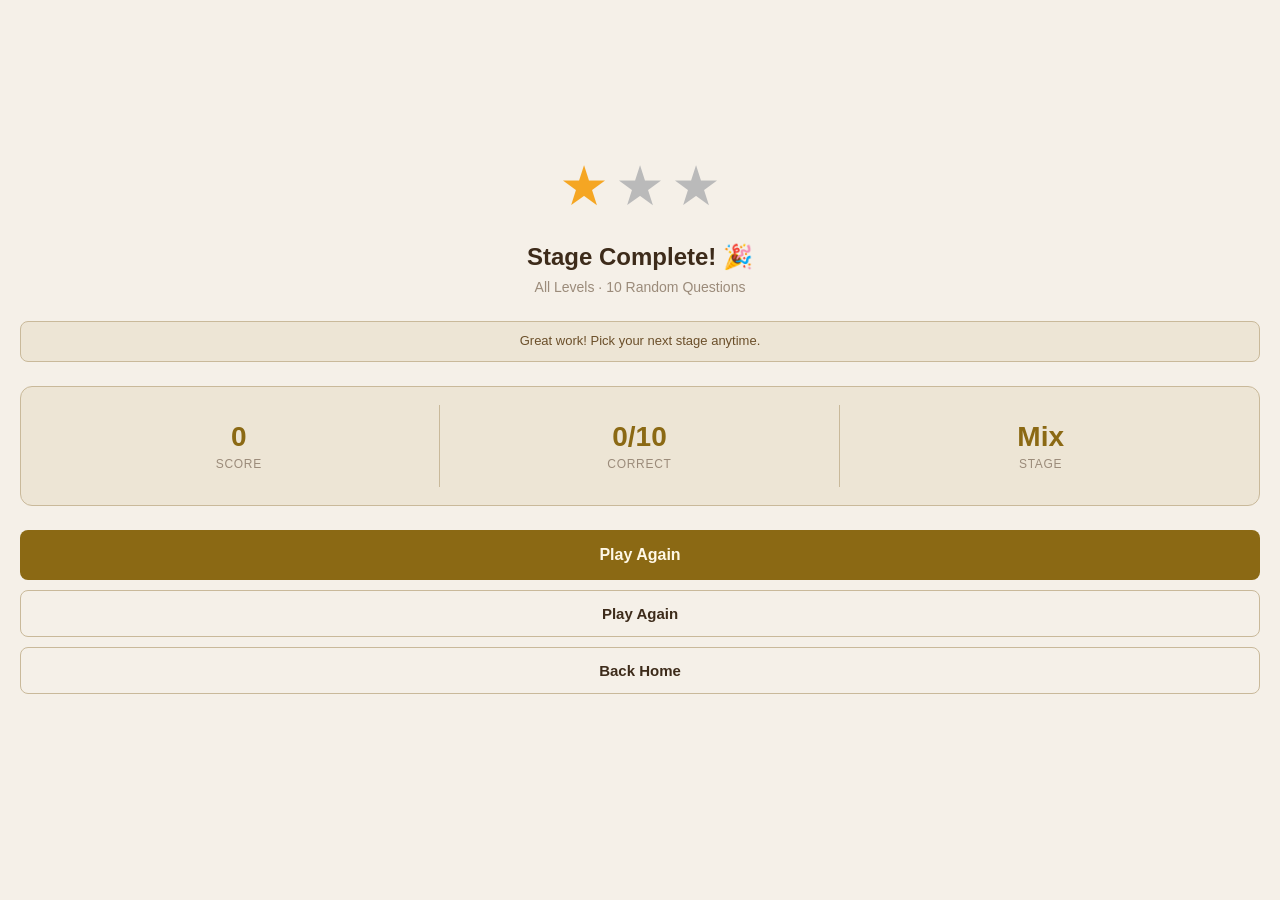
<file: result.html>
<!DOCTYPE html>
<html lang="ko">
<head>
  <meta charset="UTF-8">
  <meta name="viewport" content="width=device-width, initial-scale=1.0, maximum-scale=1.0, user-scalable=no">
  <title>Result – Korean Word Quiz</title>
  <link rel="stylesheet" href="./css/base.css?v=20260624-1">
  <style>
    @keyframes popIn {
      0% { transform: scale(0.3); opacity: 0; }
      70% { transform: scale(1.15); }
      100% { transform: scale(1); opacity: 1; }
    }

    body.result-page {
      display: flex;
      flex-direction: column;
      min-height: 100dvh;
      justify-content: center;
      overflow-y: auto;
    }

    .result-wrap {
      padding: 32px 20px 24px;
      display: flex;
      flex-direction: column;
      align-items: center;
      gap: 24px;
      width: 100%;
      box-sizing: border-box;
    }

    .stars-row {
      display: flex;
      gap: 8px;
    }

    .star {
      font-size: 48px;
      opacity: 0;
      animation: popIn 0.4s ease forwards;
    }

    .star:nth-child(1) { animation-delay: 0.1s; }
    .star:nth-child(2) { animation-delay: 0.3s; }
    .star:nth-child(3) { animation-delay: 0.5s; }

    .star.empty {
      filter: grayscale(1);
      opacity: 0;
      animation: popIn 0.4s ease forwards;
      opacity: 0.3;
    }

    .result-heading {
      display: flex;
      flex-direction: column;
      align-items: center;
      gap: 6px;
      width: 100%;
    }

    .result-title {
      font-size: 24px;
      font-weight: 700;
      color: var(--text-primary);
      text-align: center;
      line-height: 1.25;
    }

    .result-subtitle {
      font-size: 14px;
      color: var(--text-muted);
      text-align: center;
      line-height: 1.4;
    }

    .retention-note {
      width: 100%;
      background: var(--card-bg);
      border: 1px solid var(--border);
      border-radius: var(--radius-sm);
      padding: 10px 12px;
      font-size: 13px;
      color: var(--text-secondary);
      text-align: center;
      line-height: 1.45;
      box-sizing: border-box;
    }

    .stats-card {
      width: 100%;
      display: grid;
      grid-template-columns: repeat(3, 1fr);
      gap: 0;
    }

    .stat-item {
      text-align: center;
      padding: 16px 8px;
      border-right: 1px solid var(--border);
    }

    .stat-item:last-child {
      border-right: none;
    }

    .stat-value {
      font-size: 28px;
      font-weight: 700;
      color: var(--gold);
    }

    .stat-label {
      font-size: 12px;
      color: var(--text-muted);
      margin-top: 4px;
      text-transform: uppercase;
      letter-spacing: 0.06em;
    }

    .action-btns {
      width: 100%;
      display: flex;
      flex-direction: column;
      gap: 10px;
    }

    .btn-tertiary {
      display: block;
      width: 100%;
      padding: 14px 20px;
      border-radius: var(--radius-sm);
      font-size: 15px;
      font-weight: 600;
      text-align: center;
      text-decoration: none;
      box-sizing: border-box;
      border: 1px solid var(--border);
      background: transparent;
      color: var(--text-primary);
    }
  </style>
  <script src="./js/app.js?v=20260624-9"></script>
</head>
<body class="result-page">
  <div class="result-wrap">
    <div class="stars-row" id="starsRow"></div>

    <div class="result-heading">
      <div class="result-title" id="resultTitle">Stage Complete! 🎉</div>
      <div class="result-subtitle" id="resultSubtitle"></div>
    </div>

    <div class="retention-note" id="retentionNote">Great work! Pick your next stage anytime.</div>

    <div class="card stats-card">
      <div class="stat-item">
        <div class="stat-value" id="statScore"></div>
        <div class="stat-label">Score</div>
      </div>
      <div class="stat-item">
        <div class="stat-value" id="statCorrect"></div>
        <div class="stat-label">Correct</div>
      </div>
      <div class="stat-item">
        <div class="stat-value" id="statLevel"></div>
        <div class="stat-label">Stage</div>
      </div>
    </div>

    <div class="action-btns">
      <a class="btn-primary" id="primaryActionLink" href="#" style="display:none;">Next Stage</a>
      <a class="btn-tertiary" id="tryAgainLink" href="#">Try Again</a>
      <a class="btn-tertiary" id="homeLink" href="#">Back Home</a>
      <a class="btn-tertiary" id="reviewLink" href="#" style="display:none;">View Wrong Answers</a>
    </div>
  </div>

  <script>
    const WEB_VERSION =
      new URLSearchParams(window.location.search).get('v') || '20260624-9';
    const params = new URLSearchParams(location.search);
    const level = resolveStageLevel();
    const score = parseInt(params.get('score') || '0', 10);
    const correct = parseInt(params.get('correct') || '0', 10);
    const totalQuestions = parseInt(params.get('totalQuestions') || '10', 10);
    const streakCurrent = parseInt(params.get('streakCurrent') || '0', 10);

    trackEvent('quiz_completed');

    document.getElementById('resultSubtitle').textContent =
      'All Levels · 10 Random Questions';
    document.getElementById('statScore').textContent = score;
    document.getElementById('statCorrect').textContent = `${correct}/${totalQuestions}`;
    document.getElementById('statLevel').textContent = 'Mix';

    const retentionNote = document.getElementById('retentionNote');
    if (streakCurrent > 0) {
      retentionNote.textContent = `You are on a ${streakCurrent}-day streak. Keep going!`;
    }

    const starsRow = document.getElementById('starsRow');
    const ratio = totalQuestions > 0 ? correct / totalQuestions : 0;
    let filledStars = 1;
    if (ratio >= 0.8) filledStars = 3;
    else if (ratio >= 0.5) filledStars = 2;

    for (let i = 0; i < 3; i++) {
      const star = document.createElement('span');
      star.textContent = '★';
      if (i < filledStars) {
        star.className = 'star';
        star.style.color = '#F5A623';
      } else {
        star.className = 'star empty';
        star.style.color = '#C9B99A';
        star.style.animationDelay = `${0.1 + i * 0.2}s`;
      }
      starsRow.appendChild(star);
    }

    document.getElementById('tryAgainLink').href = buildRandomQuizUrl(WEB_VERSION);
    document.getElementById('tryAgainLink').textContent = 'Play Again';

    document.getElementById('homeLink').href = buildHomeUrl(WEB_VERSION);

    const primaryActionLink = document.getElementById('primaryActionLink');
    primaryActionLink.href = buildRandomQuizUrl(WEB_VERSION);
    primaryActionLink.textContent = 'Play Again';
    primaryActionLink.style.display = 'block';

    if (countAllReviewWords() > 0) {
      const reviewLink = document.getElementById('reviewLink');
      reviewLink.href = buildWordsListUrl('wrong', WEB_VERSION);
      reviewLink.style.display = 'block';
    }

    window.setTimeout(() => {
      notifyApp('quizCompleted', {
        level,
        score,
        correct,
      });
    }, 250);
  </script>
</body>
</html>
</file>
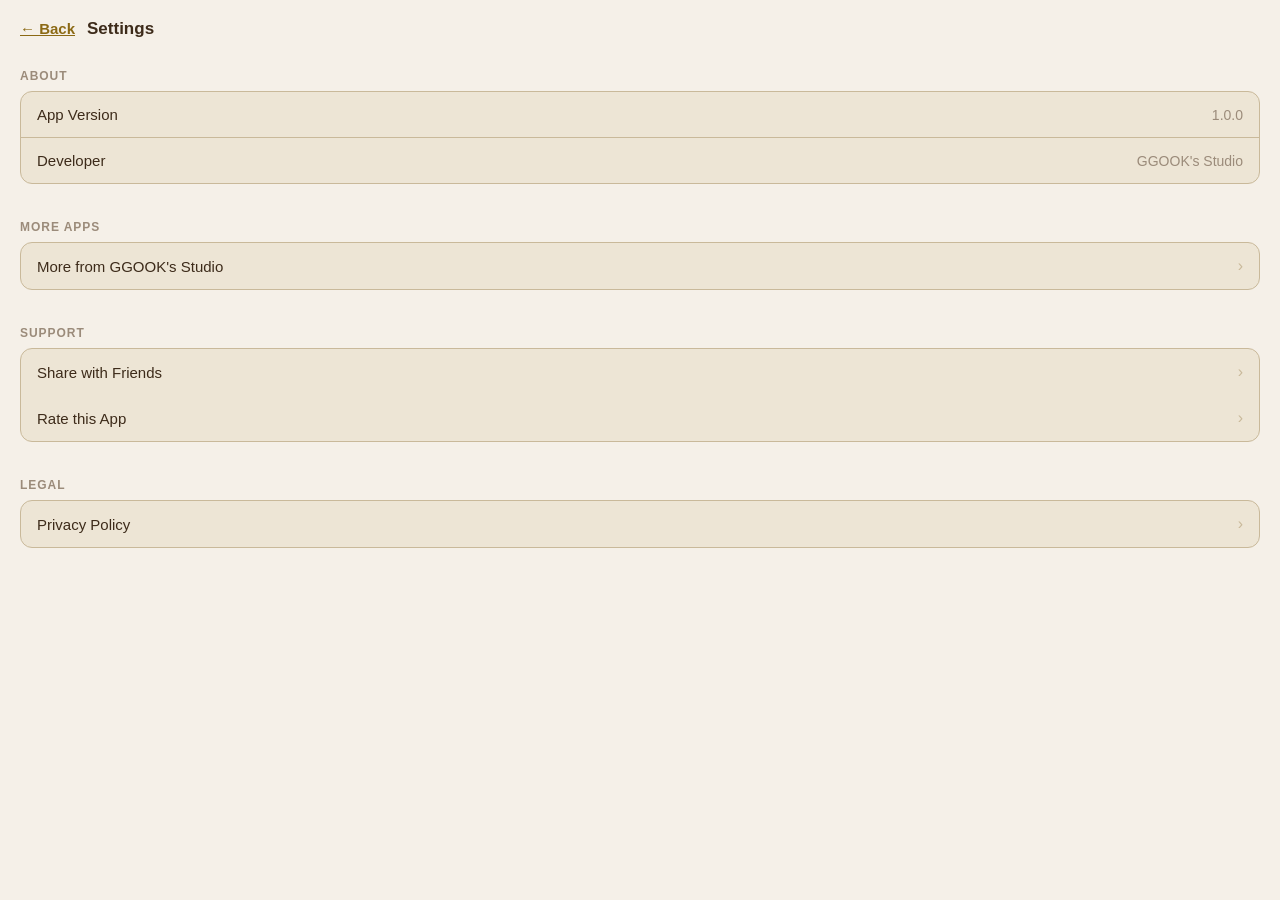
<file: settings.html>
<!DOCTYPE html>
<html lang="ko">
<head>
  <meta charset="UTF-8">
  <meta name="viewport" content="width=device-width, initial-scale=1.0, maximum-scale=1.0, user-scalable=no">
  <title>Settings – Korean Word Quiz</title>
  <link rel="stylesheet" href="./css/base.css?v=20260528-1">
  <style>
    .top-bar {
      display: flex;
      align-items: center;
      gap: 12px;
      padding: 16px 20px 8px;
    }
    .back-btn {
      background: none;
      border: none;
      font-size: 15px;
      color: var(--gold);
      cursor: pointer;
      padding: 4px 0;
      font-weight: 600;
    }
    .page-title {
      font-size: 17px;
      font-weight: 700;
      color: var(--text-primary);
    }
    .section {
      padding: 20px 20px 0;
    }
    .section-header {
      font-size: 12px;
      font-weight: 600;
      color: var(--text-muted);
      letter-spacing: 0.08em;
      text-transform: uppercase;
      margin-bottom: 8px;
    }
    .info-card {
      background: var(--card-bg);
      border: 1px solid var(--border);
      border-radius: var(--radius);
      overflow: hidden;
    }
    .info-row {
      display: flex;
      align-items: center;
      justify-content: space-between;
      padding: 14px 16px;
      border-bottom: 1px solid var(--border);
    }
    .info-row:last-child {
      border-bottom: none;
    }
    .info-label {
      font-size: 15px;
      color: var(--text-primary);
    }
    .info-value {
      font-size: 14px;
      color: var(--text-muted);
    }
    .link-row {
      display: flex;
      align-items: center;
      justify-content: space-between;
      padding: 14px 16px;
      cursor: pointer;
    }
    .link-row:active {
      background: var(--bg);
    }
    .link-label {
      font-size: 15px;
      color: var(--text-primary);
    }
    .link-arrow {
      font-size: 16px;
      color: var(--border);
    }
  </style>
  <script src="./js/app.js?v=20260603-5"></script>
</head>
<body>
  <div class="top-bar">
    <a class="back-btn" href="index.html">← Back</a>
    <span class="page-title">Settings</span>
  </div>

  <div class="section">
    <div class="section-header">About</div>
    <div class="info-card">
      <div class="info-row">
        <span class="info-label">App Version</span>
        <span class="info-value">1.0.0</span>
      </div>
      <div class="info-row">
        <span class="info-label">Developer</span>
        <span class="info-value">GGOOK's Studio</span>
      </div>
    </div>
  </div>

  <div class="section" style="margin-top:16px;">
    <div class="section-header">More Apps</div>
    <div class="info-card">
      <a class="link-row" id="moreAppsLink" href="more-apps.html" style="text-decoration:none;color:inherit;">
        <span class="link-label">More from GGOOK's Studio</span>
        <span class="link-arrow">›</span>
      </a>
    </div>
  </div>

  <div class="section" style="margin-top:16px;">
    <div class="section-header">Support</div>
    <div class="info-card">
      <div class="link-row" onclick="shareWithFriend()">
        <span class="link-label">Share with Friends</span>
        <span class="link-arrow">›</span>
      </div>
      <div class="link-row" onclick="rateApp()">
        <span class="link-label">Rate this App</span>
        <span class="link-arrow">›</span>
      </div>
    </div>
  </div>

  <div class="section" style="margin-top:16px;">
    <div class="section-header">Legal</div>
    <div class="info-card">
      <div class="link-row" onclick="openPrivacy()">
        <span class="link-label">Privacy Policy</span>
        <span class="link-arrow">›</span>
      </div>
    </div>
  </div>

  <script>
    const WEB_VERSION =
      new URLSearchParams(window.location.search).get('v') || '20260528-1';
    const APP_PACKAGE_ID = 'com.kysystemstudio.hangulchallenge';
    const APP_STORE_URL = `https://play.google.com/store/apps/details?id=${APP_PACKAGE_ID}`;
    const SHARE_URL = APP_STORE_URL;
    const SHARE_TEXT_EN =
      'I am using Korean Word Quiz to study Korean vocabulary. Try it out!';

    const backLink = document.querySelector('.back-btn');
    if (backLink) {
      const backUrl = new URL('index.html', location.href);
      backUrl.searchParams.set('v', WEB_VERSION);
      backLink.href = backUrl.toString();
    }

    const moreAppsLink = document.getElementById('moreAppsLink');
    if (moreAppsLink) {
      moreAppsLink.href = buildMoreAppsUrl(WEB_VERSION);
    }

    function fallbackCopyText(text) {
      try {
        const ta = document.createElement('textarea');
        ta.value = text;
        ta.setAttribute('readonly', '');
        ta.style.position = 'fixed';
        ta.style.opacity = '0';
        document.body.appendChild(ta);
        ta.select();
        ta.setSelectionRange(0, ta.value.length);
        const copied = document.execCommand('copy');
        document.body.removeChild(ta);
        return copied;
      } catch (e) {
        return false;
      }
    }

    async function copyText(text) {
      try {
        if (navigator.clipboard && typeof navigator.clipboard.writeText === 'function') {
          await navigator.clipboard.writeText(text);
          return true;
        }
      } catch (e) {}
      return fallbackCopyText(text);
    }

    async function copyShareMessage() {
      const textToCopy = `${SHARE_TEXT_EN}\n${SHARE_URL}`;
      const copied = await copyText(textToCopy);
      if (copied) {
        trackEvent('share_copy_fallback');
        alert('Share message copied. Paste it and send to your friends.');
      } else {
        alert(`Copy and share this link:\n${SHARE_URL}`);
      }
    }

    async function copyStoreLinkOnly() {
      const copied = await copyText(APP_STORE_URL);
      if (copied) {
        alert('Store link copied. Open it in your browser.');
      } else {
        alert(`Open this store link in your browser:\n${APP_STORE_URL}`);
      }
    }

    async function shareWithFriend() {
      trackEvent('share_clicked');
      const shareMessage = `${SHARE_TEXT_EN}\n${SHARE_URL}`;
      const inAppWebView =
        typeof window.flutter_inappwebview !== 'undefined' &&
        typeof window.flutter_inappwebview.callHandler === 'function';

      if (inAppWebView) {
        const shared = await notifyApp('shareApp', { text: shareMessage });
        if (shared?.ok) {
          trackEvent('share_completed');
          return;
        }
      }

      if (navigator.share) {
        try {
          await navigator.share({
            title: 'Korean Word Quiz',
            text: SHARE_TEXT_EN,
            url: SHARE_URL,
          });
          trackEvent('share_completed');
          return;
        } catch (e) {
          // Use fallback when the share sheet is dismissed/cancelled.
        }
      }
      await copyShareMessage();
    }

    async function rateApp() {
      trackEvent('rate_clicked');
      const opened = await notifyApp('openExternal', { url: APP_STORE_URL });
      if (!opened?.ok) {
        await copyStoreLinkOnly();
      }
    }

    function openPrivacy() {
      const url = 'https://kysystemstudio.com/privacy.html';
      window.location.href = url;
    }
  </script>
</body>
</html>
</file>
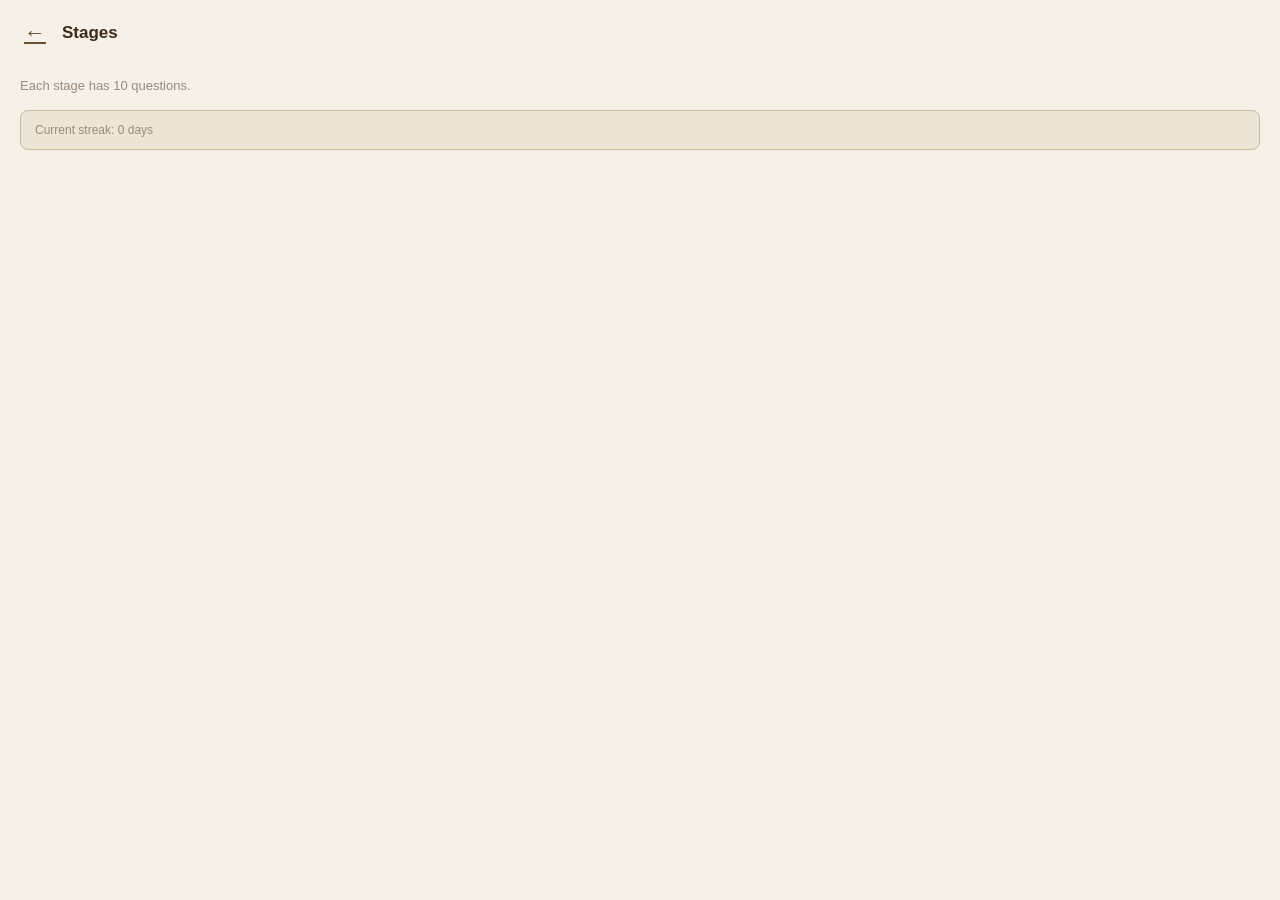
<file: stages.html>
<!DOCTYPE html>
<html lang="ko">
<head>
  <meta charset="UTF-8">
  <meta name="viewport" content="width=device-width, initial-scale=1.0, maximum-scale=1.0, user-scalable=no">
  <title>Stages – Korean Word Quiz</title>
  <link rel="stylesheet" href="./css/base.css?v=20260528-1">
  <style>
    .top-bar {
      display: flex;
      align-items: center;
      gap: 12px;
      padding: 16px 20px 12px;
    }
    .back-btn {
      background: none;
      border: none;
      font-size: 22px;
      color: var(--text-secondary);
      cursor: pointer;
      padding: 4px;
    }
    .page-title {
      font-size: 17px;
      font-weight: 700;
      color: var(--text-primary);
      flex: 1;
    }
    .stage-hint {
      font-size: 13px;
      color: var(--text-muted);
      padding: 0 20px 14px;
      line-height: 1.5;
    }
    .stage-list {
      display: flex;
      flex-direction: column;
      gap: 10px;
      padding: 0 20px 24px;
    }
    .retention-panel {
      margin: 0 20px 14px;
      padding: 12px 14px;
      border-radius: var(--radius-sm);
      border: 1px solid var(--border);
      background: var(--card-bg);
      display: flex;
      flex-direction: column;
      gap: 8px;
    }
    .retention-meta {
      font-size: 12px;
      color: var(--text-muted);
    }
    .retention-label {
      font-size: 12px;
      font-weight: 600;
      color: var(--text-secondary);
    }
    .dir-toggle-wrap {
      display: flex;
      gap: 8px;
    }
    .dir-btn {
      flex: 1;
      padding: 10px 8px;
      font-size: 13px;
      font-weight: 600;
      border-radius: var(--radius-sm);
      border: 1.5px solid var(--border);
      background: var(--bg);
      color: var(--text-muted);
      cursor: pointer;
      transition: background 0.18s, border-color 0.18s, color 0.18s;
      text-align: center;
      line-height: 1.3;
    }
    .dir-btn.active {
      background: var(--gold);
      border-color: var(--gold);
      color: #fff;
    }
    .stage-card {
      display: flex;
      align-items: center;
      gap: 14px;
      width: 100%;
      min-height: 72px;
      padding: 14px 18px;
      background: var(--card-bg);
      border: 1.5px solid var(--border);
      border-radius: var(--radius);
      cursor: pointer;
      text-align: left;
    }
    .stage-card:disabled {
      opacity: 0.45;
      cursor: not-allowed;
    }
    .stage-card.cleared {
      border-color: var(--correct-text);
    }
    .stage-num {
      width: 40px;
      height: 40px;
      border-radius: 50%;
      background: var(--gold);
      color: #fff;
      font-weight: 700;
      font-size: 16px;
      display: flex;
      align-items: center;
      justify-content: center;
      flex-shrink: 0;
    }
    .stage-card:disabled .stage-num {
      background: var(--border);
      color: var(--text-muted);
    }
    .stage-info {
      flex: 1;
    }
    .stage-name {
      font-size: 16px;
      font-weight: 700;
      color: var(--text-primary);
    }
    .stage-sub {
      font-size: 13px;
      color: var(--text-muted);
      margin-top: 2px;
    }
    .stage-badge {
      font-size: 12px;
      font-weight: 600;
      color: var(--correct-text);
    }
    .stage-lock {
      font-size: 18px;
      color: var(--text-muted);
    }
    .level-tabs {
      display: flex;
      gap: 8px;
      padding: 0 20px 14px;
      overflow-x: auto;
      -webkit-overflow-scrolling: touch;
    }
    .level-tab {
      flex-shrink: 0;
      padding: 8px 14px;
      border-radius: 999px;
      border: 1.5px solid var(--border);
      background: var(--bg);
      color: var(--text-muted);
      font-size: 13px;
      font-weight: 600;
      text-decoration: none;
      white-space: nowrap;
    }
    .level-tab.active {
      background: var(--gold);
      border-color: var(--gold);
      color: #fff;
    }
  </style>
  <script src="./js/app.js?v=20260624-6"></script>
</head>
<body>
  <div class="top-bar">
    <a class="back-btn" id="backBtn" href="index.html">←</a>
    <div class="page-title" id="pageTitle">Stages</div>
  </div>
  <div class="level-tabs" id="levelTabs"></div>
  <p class="stage-hint" id="stageHint">Each stage has 10 questions.</p>
  <div class="retention-panel">
    <div class="retention-meta" id="streakMeta">Current streak: 0 days</div>
    <div id="dirPanel" style="display:none;">
      <div class="retention-label">Quiz direction</div>
      <div class="dir-toggle-wrap">
        <button type="button" class="dir-btn active" id="dirBtnKO">Korean → English</button>
        <button type="button" class="dir-btn" id="dirBtnEN">English → Korean</button>
      </div>
    </div>
  </div>
  <div class="stage-list" id="stageList"></div>

  <script>
    const WEB_VERSION =
      new URLSearchParams(window.location.search).get('v') || '20260624-6';
    const QUESTIONS_PER_STAGE = 10;
    const level = resolveStageLevel();
    const wordCounts = {
      beginner: 300,
      intermediate: 300,
      advanced: 300,
      expert: 300,
    };
    const levelIcons = {
      beginner: '🌱',
      intermediate: '🌿',
      advanced: '🌳',
      expert: '⭐',
    };
    const levelNames = {
      beginner: 'Beginner',
      intermediate: 'Intermediate',
      advanced: 'Advanced',
      expert: 'Expert',
    };

    const totalWords = wordCounts[level] || 30;
    const totalStages = Math.ceil(totalWords / QUESTIONS_PER_STAGE);

    document.getElementById('pageTitle').textContent =
      `${levelIcons[level] || ''} ${levelNames[level] || level} · Stages`.trim();
    document.getElementById('stageHint').textContent =
      `${totalStages} stages · 10 questions each · ${totalWords} words total`;

    const levelTabs = document.getElementById('levelTabs');
    if (levelTabs) {
      STAGE_LEVELS.forEach(tabLevel => {
        const tab = document.createElement('a');
        tab.className = 'level-tab' + (tabLevel === level ? ' active' : '');
        tab.textContent = LEVEL_DISPLAY_NAMES[tabLevel] || tabLevel;
        tab.href = buildStagesUrl(tabLevel, WEB_VERSION);
        tab.addEventListener('click', () => rememberStageLevel(tabLevel));
        levelTabs.appendChild(tab);
      });
    }

    function formatDayCount(count) {
      return `${count} ${count === 1 ? 'day' : 'days'}`;
    }

    const streak = getPlayStreak();
    document.getElementById('streakMeta').textContent =
      streak.current > 0
        ? `Play streak ${formatDayCount(streak.current)} · Best ${formatDayCount(streak.best)}`
        : 'Complete a stage to start your streak';

    const backUrl = new URL('index.html', location.href);
    backUrl.searchParams.set('v', WEB_VERSION);
    document.getElementById('backBtn').href = backUrl.toString();

    function stageKey(n) {
      return `stage_cleared_${level}_${n}`;
    }

    function isUnlocked(n) {
      if (n === 1) return true;
      return localStorage.getItem(stageKey(n - 1)) === 'true';
    }

    function isCleared(n) {
      return localStorage.getItem(stageKey(n)) === 'true';
    }

    if (supportsQuizDirection(level)) {
      const dirPanel = document.getElementById('dirPanel');
      const btnKO = document.getElementById('dirBtnKO');
      const btnEN = document.getElementById('dirBtnEN');
      dirPanel.style.display = 'flex';
      dirPanel.style.flexDirection = 'column';
      dirPanel.style.gap = '8px';

      function applyDirUI() {
        const dir = getQuizDirection(level);
        btnKO.classList.toggle('active', dir === 'KO_EN');
        btnEN.classList.toggle('active', dir === 'EN_KO');
      }
      applyDirUI();

      btnKO.addEventListener('click', () => {
        setQuizDirection(level, 'KO_EN');
        applyDirUI();
      });
      btnEN.addEventListener('click', () => {
        setQuizDirection(level, 'EN_KO');
        applyDirUI();
      });
    }

    const list = document.getElementById('stageList');
    for (let n = 1; n <= totalStages; n++) {
      const start = (n - 1) * QUESTIONS_PER_STAGE + 1;
      const end = Math.min(n * QUESTIONS_PER_STAGE, totalWords);
      const unlocked = isUnlocked(n);
      const cleared = isCleared(n);

      const btn = document.createElement('button');
      btn.type = 'button';
      btn.className = 'stage-card' + (cleared ? ' cleared' : '');
      btn.disabled = !unlocked;

      btn.innerHTML = `
        <span class="stage-num">${n}</span>
        <span class="stage-info">
          <div class="stage-name">Stage ${n}</div>
          <div class="stage-sub">Words ${start}–${end} · 10 questions</div>
        </span>
        ${cleared ? '<span class="stage-badge">✓ Done</span>' : (unlocked ? '<span class="stage-badge" style="color:var(--gold)">Play →</span>' : '<span class="stage-lock">🔒</span>')}
      `;

      if (unlocked) {
        btn.addEventListener('click', () => {
          rememberStageLevel(level);
          const url = new URL('quiz.html', location.href);
          url.searchParams.set('level', level);
          url.searchParams.set('stage', String(n));
          url.searchParams.set('v', WEB_VERSION);
          location.href = url.toString();
        });
      }

      list.appendChild(btn);
    }
  </script>
</body>
</html>
</file>
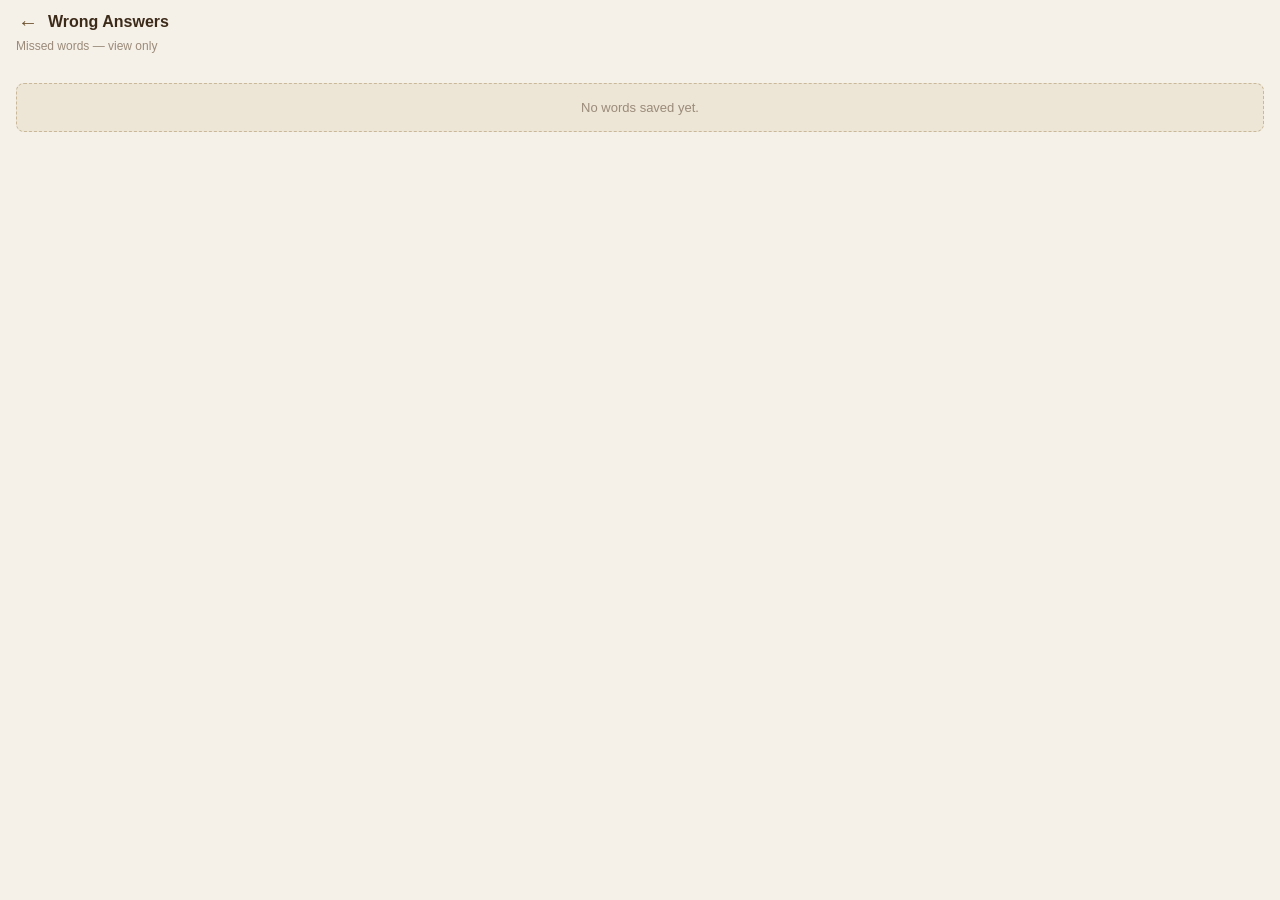
<file: words.html>
<!DOCTYPE html>
<html lang="ko">
<head>
  <meta charset="UTF-8">
  <meta name="viewport" content="width=device-width, initial-scale=1.0, maximum-scale=1.0, user-scalable=no">
  <title>Your Words – Korean Word Quiz</title>
  <link rel="stylesheet" href="./css/base.css?v=20260624-9">
  <style>
    body.words-page {
      min-height: 100dvh;
      overflow-y: auto;
      -webkit-overflow-scrolling: touch;
      padding-bottom: 8px;
    }
    .top-bar {
      display: flex;
      align-items: center;
      gap: 8px;
      padding: 10px 16px 4px;
    }
    .back-btn {
      background: none;
      border: none;
      font-size: 20px;
      color: var(--text-secondary);
      cursor: pointer;
      padding: 2px;
      text-decoration: none;
      line-height: 1;
    }
    .page-title {
      font-size: 16px;
      font-weight: 700;
      color: var(--text-primary);
      flex: 1;
    }
    .page-intro {
      font-size: 12px;
      color: var(--text-muted);
      line-height: 1.4;
      padding: 0 16px 8px;
      margin: 0;
    }
    .word-list {
      display: flex;
      flex-direction: column;
      gap: 8px;
      padding: 0 16px 12px;
    }
    .word-item {
      border: 1px solid var(--border);
      border-radius: var(--radius-sm);
      background: var(--card-bg);
      padding: 10px 12px;
    }
    .word-level {
      display: inline-block;
      font-size: 10px;
      font-weight: 700;
      color: var(--text-muted);
      letter-spacing: 0.03em;
      text-transform: uppercase;
      margin-bottom: 4px;
    }
    .word-primary {
      font-size: 17px;
      font-weight: 700;
      color: var(--text-primary);
      line-height: 1.3;
      margin-bottom: 2px;
    }
    .word-answer {
      font-weight: 700;
      color: var(--gold);
    }
    .word-secondary {
      font-size: 13px;
      color: var(--text-secondary);
      line-height: 1.4;
    }
    .empty-text {
      margin: 8px 16px 12px;
      padding: 14px 12px;
      text-align: center;
      color: var(--text-muted);
      font-size: 13px;
      line-height: 1.5;
      border: 1px dashed var(--border);
      border-radius: var(--radius-sm);
      background: var(--card-bg);
    }
  </style>
  <script src="./js/app.js?v=20260624-13"></script>
  <script src="./js/review-format.js?v=20260624-13"></script>
</head>
<body class="words-page">
  <div class="top-bar">
    <a class="back-btn" id="backBtn" href="index.html">←</a>
    <div class="page-title" id="pageTitle">Your Words</div>
  </div>
  <p class="page-intro" id="pageIntro"></p>

  <div class="word-list" id="wordList"></div>
  <div class="empty-text" id="emptyText" style="display:none;">No words saved yet.</div>

  <script>
    const WEB_VERSION =
      new URLSearchParams(window.location.search).get('v') || '20260624-13';
    const listType =
      new URLSearchParams(window.location.search).get('type') === 'learned'
        ? 'learned'
        : 'wrong';
    const LEVEL_ICONS = {
      beginner: '🌱',
      intermediate: '🌿',
      advanced: '🌳',
      expert: '⭐',
    };

    const backUrl = new URL('index.html', location.href);
    backUrl.searchParams.set('v', WEB_VERSION);
    document.getElementById('backBtn').href = backUrl.toString();

    document.getElementById('pageTitle').textContent =
      listType === 'learned' ? 'Learned Words' : 'Wrong Answers';
    document.getElementById('pageIntro').textContent =
      listType === 'learned'
        ? 'Correct answers — view only'
        : 'Missed words — view only';

    function getWordSummary(word, level, options) {
      options = options || {};
      if (typeof buildReviewWordSummary === 'function') {
        return buildReviewWordSummary(word, level, options);
      }
      if (typeof formatWordSummary === 'function') {
        return formatWordSummary(word, level, options);
      }
      return {
        primary: (word && word.korean) || '',
        secondary: (word && word.english) || '',
      };
    }

    function renderPrimaryLine(container, summary) {
      const parts = summary.primaryParts;
      if (parts && parts.emphasize) {
        container.append(document.createTextNode(parts.before));
        const answerEl = document.createElement('strong');
        answerEl.className = 'word-answer';
        answerEl.textContent = parts.answer;
        container.appendChild(answerEl);
        container.append(document.createTextNode(parts.after));
        return;
      }
      container.textContent = summary.primary;
    }

    function renderWordItem(entry, word) {
      const el = document.createElement('article');
      el.className = 'word-item';
      const summary = getWordSummary(word, entry.level, {
        emphasizeAnswer: listType === 'wrong',
      });
      const levelLabel = LEVEL_DISPLAY_NAMES[entry.level] || entry.level;

      const levelEl = document.createElement('div');
      levelEl.className = 'word-level';
      levelEl.textContent =
        `${LEVEL_ICONS[entry.level] || ''} ${levelLabel}`.trim();

      const primaryEl = document.createElement('div');
      primaryEl.className = 'word-primary';
      renderPrimaryLine(primaryEl, summary);

      const secondaryEl = document.createElement('div');
      secondaryEl.className = 'word-secondary';
      secondaryEl.textContent = summary.secondary;

      el.append(levelEl, primaryEl, secondaryEl);
      return el;
    }

    async function loadWordsPage() {
      const list = document.getElementById('wordList');
      const empty = document.getElementById('emptyText');
      list.innerHTML = '';

      try {
        if (typeof loadAllWordPools !== 'function') {
          throw new Error('App script is not loaded.');
        }

        const pools = await loadAllWordPools(WEB_VERSION);
        const entries = getAllSavedWordEntries(listType);
        const items = entries
          .map(entry => {
            const word = findWordInPools(pools, entry.level, entry.wordId);
            return word ? { entry, word } : null;
          })
          .filter(Boolean);

        if (!items.length) {
          empty.textContent = entries.length
            ? 'Saved words could not be matched to the word list.'
            : 'No words saved yet.';
          empty.style.display = 'block';
          return;
        }

        empty.style.display = 'none';
        items.forEach(({ entry, word }) => {
          list.appendChild(renderWordItem(entry, word));
        });
      } catch (e) {
        console.error('loadWordsPage failed', e);
        empty.textContent = 'Failed to load saved words.';
        empty.style.display = 'block';
      }
    }

    loadWordsPage();
  </script>
</body>
</html>
</file>
<file: css/base.css>
:root {
  --bg: #F5F0E8;
  --card-bg: #EDE5D5;
  --border: #C9B99A;
  --gold: #8B6914;
  --green: #5C7A3E;
  --red: #8B2020;
  --text-primary: #3D2B1A;
  --text-secondary: #6B4F2A;
  --text-muted: #9B8B7A;
  --correct-bg: #EAF0E0;
  --correct-text: #5C7A3E;
  --wrong-bg: #F5E0E0;
  --wrong-text: #8B2020;
  --radius: 12px;
  --radius-sm: 8px;
}

* {
  box-sizing: border-box;
  margin: 0;
  padding: 0;
  -webkit-tap-highlight-color: transparent;
  touch-action: manipulation;
}

a {
  -webkit-tap-highlight-color: transparent;
  touch-action: manipulation;
}

a,
button,
.level-card {
  cursor: pointer;
  touch-action: manipulation;
}

html, body {
  height: 100%;
  background: var(--bg);
  color: var(--text-primary);
  font-family: 'Segoe UI', sans-serif;
}

body {
  width: 100%;
  max-width: 100%;
  margin: 0;
  padding-bottom: 60px;
  min-height: 100%;
}

/* 태블릿·에뮬레이터 등 넓은 화면에서 가독성 확대 */
@media (min-width: 520px) {
  html {
    font-size: 18px;
  }

  .btn-primary {
    font-size: 18px;
    padding: 18px;
  }

  .btn-secondary {
    font-size: 17px;
    padding: 16px;
  }

  .card {
    padding: 1.25rem;
  }
}

.btn-primary {
  background: var(--gold);
  color: #FFF8E7;
  border: none;
  border-radius: var(--radius-sm);
  padding: 16px;
  font-size: 16px;
  font-weight: 600;
  cursor: pointer;
  width: 100%;
  display: block;
  text-align: center;
  text-decoration: none;
}

.btn-secondary {
  background: transparent;
  color: var(--text-secondary);
  border: 1.5px solid var(--border);
  border-radius: var(--radius-sm);
  padding: 14px;
  font-size: 15px;
  cursor: pointer;
  width: 100%;
  display: block;
  text-align: center;
  text-decoration: none;
}

.card {
  background: var(--card-bg);
  border: 1px solid var(--border);
  border-radius: var(--radius);
  padding: 1rem;
}
</file>
